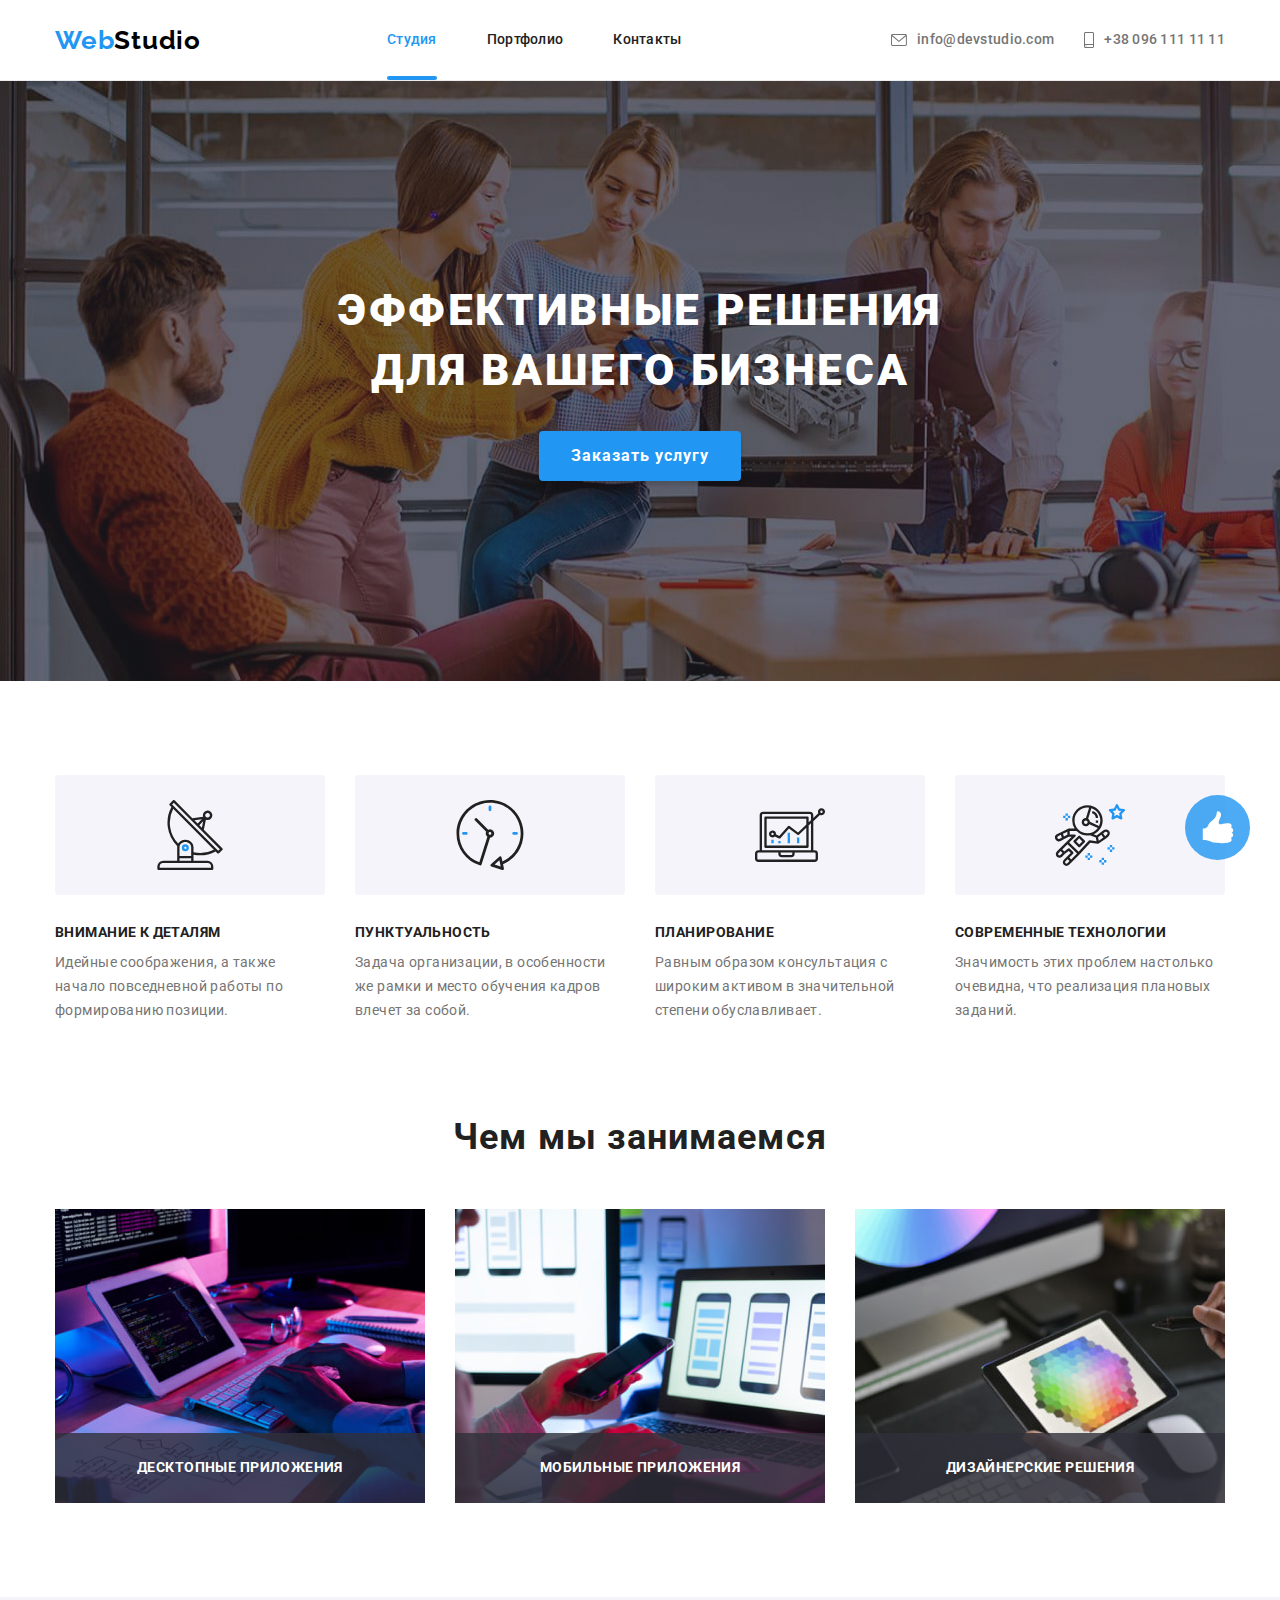
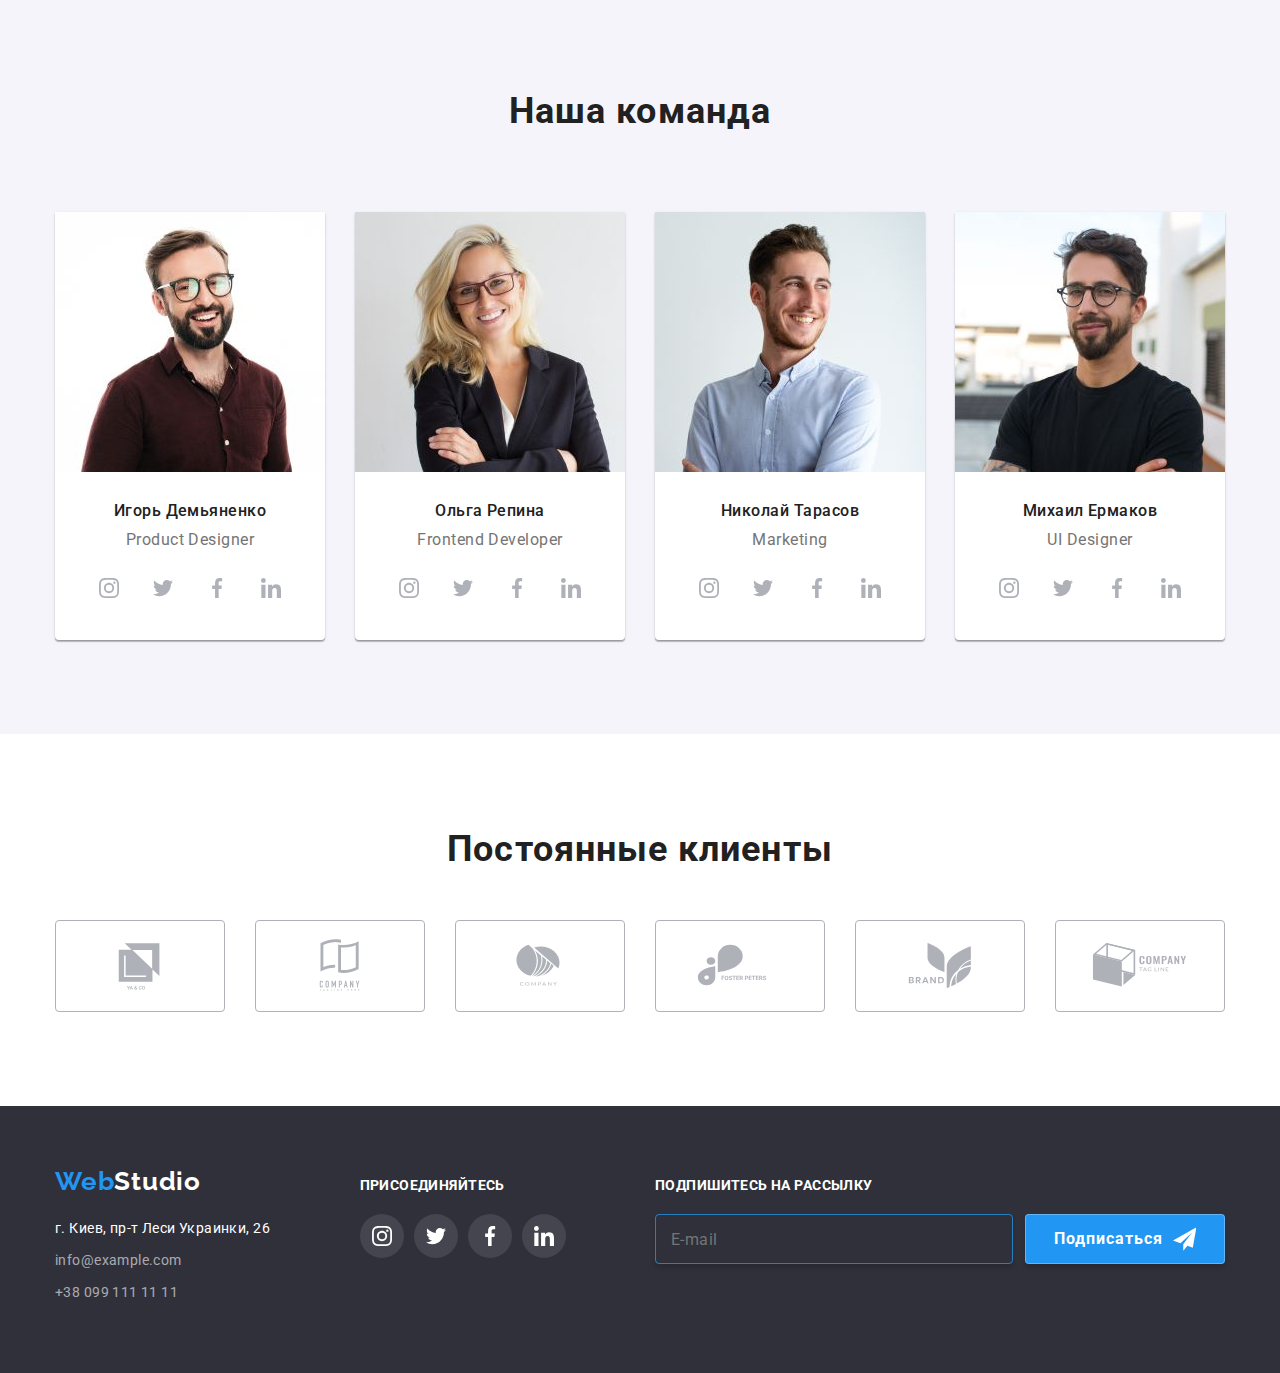
<file: index.html>
<!DOCTYPE html>
<html lang="ru">
  <head>
    <meta charset="UTF-8" />
    <meta http-equiv="X-UA-Compatible" content="IE=edge" />
    <meta name="viewport" content="width=device-width, initial-scale=1.0" />
    <title>Document</title>
    <!-- Project fonts -->
    <link rel="preconnect" href="https://fonts.googleapis.com" />
    <link rel="preconnect" href="https://fonts.gstatic.com" crossorigin />
    <link
      href="https://fonts.googleapis.com/css2?family=Raleway:wght@700&family=Roboto:wght@400;500;700;900&display=swap"
      rel="stylesheet"
    />
    <!-- Normalize -->
    <link
      rel="stylesheet"
      href="https://cdn.jsdelivr.net/npm/modern-normalize@1.1.0/modern-normalize.min.css"
    />
    <!-- Custom styles -->
    <link rel="stylesheet" href="./css/main.min.css" />
  </head>

  <body>
    <!-- Шапка сайта -->
    <header class="header" id="header">
      <div class="container header__container">
        <nav class="header__navigation">
          <a class="logo link" href="index.html" lang="en"
            >Web<span class="header--logo">Studio</span></a
          >
          <button
            class="menu"
            type="button"
            aria-expanded="false"
            aria-controls="header-nav__menu"
            data-menu-button
          >
            <svg class="menu__icon" aria-label="Мобильное меню">
              <use class="menu__icon-close" href="./images/sprite.svg#mob-menu-close"></use>
              <use class="menu__icon-open" href="./images/sprite.svg#mob-menu"></use>
            </svg>
          </button>
          <div class="header-nav__menu" id="header-nav__menu">
            <ul class="header-nav__list list">
              <li class="header-nav__item list">
                <a href="./index.html" class="header-nav__link link active">Студия</a>
              </li>
              <li class="header-nav__item list">
                <a href="./portfolio.html" class="header-nav__link link">Портфолио</a>
              </li>
              <li class="header-nav__item list">
                <a href="#contacts" class="header-nav__link link">Контакты</a>
              </li>
            </ul>
            <div class="header__contacts">
              <ul class="header__contacts-list list">
                <li class="contacts__item">
                  <a
                    class="contacts__link contacts__link--mail link"
                    href="mailto:info@devstudio.com"
                  >
                    <svg class="contacts__icon contacts__icon--mail" width="16px" height="12px">
                      <use href="./images/sprite.svg#envelope"></use></svg
                    >info@devstudio.com</a
                  >
                </li>
                <li class="contacts__item">
                  <a class="contacts__link contacts__link--phone link" href="tel:+380961111111">
                    <svg class="contacts__icon contacts__icon--phone" width="10px" height="16px">
                      <use href="./images/sprite.svg#smartphone"></use></svg
                    >+38 096 111 11 11</a
                  >
                </li>
              </ul>
              <ul class="socials-mobile__list list">
                <li class="socials-mobile__item">
                  <a class="socials-mobile__link link" href="#">Instagram</a>
                </li>
                <li class="socials-mobile__item">
                  <a class="socials-mobile__link link" href="#">Twitter</a>
                </li>
                <li class="socials-mobile__item">
                  <a class="socials-mobile__link link" href="#">Facebook</a>
                </li>
                <li class="socials-mobile__item">
                  <a class="socials-mobile__link link" href="#">LinkedIn</a>
                </li>
              </ul>
            </div>
          </div>
        </nav>
      </div>
    </header>

    <main>
      <!-- Секция герой -->
      <section class="hero">
        <div class="container">
          <h1 class="hero__title">Эффективные решения для вашего бизнеса</h1>
          <div class="backdrop is-hidden" data-modal>
            <div class="modal-wrapper">
              <button class="modal-button" data-modal-close>
                <svg class="close-btn" width="18" height="18">
                  <use href="./images/sprite.svg#close-black"></use>
                </svg>
              </button>

              <form class="form">
                <strong class="form__title">Оставьте свои данные, мы вам перезвоним</strong>
                <!-- name input -->

                <label class="form__label" for="user-name">
                  <span class="form__text">Имя</span>
                  <input
                    type="text"
                    name="user-name"
                    id="user-name"
                    class="form__input user-name"
                    autocomplete="name"
                    autofocus
                    required
                  />
                  <svg class="form__icon" width="12" height="12">
                    <use href="./images/sprite.svg#user"></use>
                  </svg>
                </label>

                <!-- tel input -->
                <label class="form__label" for="user-phone">
                  <span class="form__text">Телефон</span>
                  <input
                    type="text"
                    name="user-phone"
                    id="user-phone"
                    class="form__input"
                    autocomplete="phone"
                    required
                  />
                  <svg class="form__icon" width="13" height="12">
                    <use href="./images/sprite.svg#phone-user"></use>
                  </svg>
                </label>

                <!-- email input -->
                <label class="form__label" for="user-mail">
                  <span class="form__text">Почта</span>
                  <input
                    type="text"
                    name="user-mail"
                    id="user-mail"
                    class="form__input"
                    autocomplete="mail"
                    required
                  />
                  <svg class="form__icon" width="15" height="12">
                    <use href="./images/sprite.svg#mail-user"></use>
                  </svg>
                </label>

                <!-- comment input -->

                <label class="form__textarea" for="user-comment">Коментарий</label>
                <textarea
                  class="form__comment"
                  name="user-comment"
                  id="user-comment"
                  rows="6"
                  placeholder="Введите текст"
                ></textarea>

                <!-- checkbox input -->

                <label class="form__checkbox" for="user-aggrement">
                  <input
                    class="checkbox visually-hidden"
                    type="checkbox"
                    name="user-aggrement"
                    id="user-aggrement"
                    required
                  />
                  <span class="form-custom-checkbox">
                    <svg class="form-custom-checkbox__icon" width="16" height="15">
                      <use href="./images/sprite.svg#checkbox"></use>
                    </svg>
                  </span>
                  <span class="form-custom-checkbox--desc"
                    >Соглашаюсь с рассылкой и принимаю<a href="#" class="checkbox-link"
                      >Условия договора</a
                    ></span
                  >
                </label>

                <button type="submit" class="btn form-btn">Отправить</button>
              </form>
            </div>
          </div>
          <button class="button hero__button" type="button" data-modal-open>Заказать услугу</button>
        </div>
      </section>

      <!-- Секция особенности -->
      <section class="peculiarities section">
        <div class="container">
          <h2 class="peculiarities__title visually-hidden">Особенности</h2>
          <ul class="peculiarities__list list">
            <li class="peculiarities__item list">
              <div class="peculiarities__icons-box">
                <svg class="peculiarities__icons">
                  <use href="./images/sprite.svg#antenna"></use>
                </svg>
              </div>
              <h3 class="peculiarities__subtitle">Внимание к деталям</h3>
              <p class="peculiarities__text">
                Идейные соображения, а также начало повседневной работы по формированию позиции.
              </p>
            </li>
            <li class="peculiarities__item list">
              <div class="peculiarities__icons-box">
                <svg class="peculiarities__icons">
                  <use href="./images/sprite.svg#clock"></use>
                </svg>
              </div>
              <h3 class="peculiarities__subtitle">Пунктуальность</h3>
              <p class="peculiarities__text">
                Задача организации, в особенности же рамки и место обучения кадров влечет за собой.
              </p>
            </li>
            <li class="peculiarities__item list">
              <div class="peculiarities__icons-box">
                <svg class="peculiarities__icons">
                  <use href="./images/sprite.svg#diagram"></use>
                </svg>
              </div>
              <h3 class="peculiarities__subtitle">Планирование</h3>
              <p class="peculiarities__text">
                Равным образом консультация с широким активом в значительной степени обуславливает.
              </p>
            </li>
            <li class="peculiarities__item list">
              <div class="peculiarities__icons-box">
                <svg class="peculiarities__icons">
                  <use href="./images/sprite.svg#astronaut"></use>
                </svg>
              </div>
              <h3 class="peculiarities__subtitle">Современные технологии</h3>
              <p class="peculiarities__text">
                Значимость этих проблем настолько очевидна, что реализация плановых заданий.
              </p>
            </li>
          </ul>
        </div>
      </section>

      <!-- Секция занятость -->
      <section class="work section">
        <div class="container">
          <h2 class="work__title">Чем мы занимаемся</h2>
          <ul class="work__list list">
            <li class="work__item list">
              <p class="work__subtitle">Десктопные приложения</p>
              <img
                src="./images/images-work/box-1.jpg"
                alt="Работа с планшетом"
                width="370"
                height="294"
              />
            </li>
            <li class="work__item list">
              <p class="work__subtitle">Мобильные приложения</p>
              <img
                src="./images/images-work/box-2.jpg"
                alt="Работа с ноутбуком"
                width="370"
                height="294"
              />
            </li>
            <li class="work__item list">
              <p class="work__subtitle">Дизайнерские решения</p>
              <img
                src="./images/images-work/box-3.jpg"
                alt="Работа с телефоном"
                width="370"
                height="294"
              />
            </li>
          </ul>
        </div>
      </section>

      <!-- Секция команда -->
      <section class="team section">
        <div class="container">
          <h2 class="team__title">Наша команда</h2>
          <ul class="team__list list">
            <li class="team__item list">
              <picture>
                <source
                  media="(min-width: 1200px)"
                  srcset="
                    ./images/images-team/team-1_dt.jpg    1x,
                    ./images/images-team/team-1@2x_dt.jpg 2x
                  "
                  type="image/jpeg"
                />
                <source
                  media="(min-width: 768px)"
                  srcset="
                    ./images/images-team/team-1_tb.jpg    1x,
                    ./images/images-team/team-1@2x_tb.jpg 2x
                  "
                  type="image/jpeg"
                />
                <source
                  media="(max-width: 767px)"
                  srcset="
                    ./images/images-team/team-1_mb.jpg    1x,
                    ./images/images-team/team-1@2x_mb.jpg 2x
                  "
                  type="image/jpeg"
                />
                <img
                  src="./images/images-team/team-1_mb.jpg"
                  alt="Демьяненко Игорь"
                  width="450"
                  height="460"
                  loading="lazy"
                />
              </picture>
              <div class="card">
                <h3 class="card__name list">Игорь Демьяненко</h3>
                <p class="card__profession" lang="en">Product Designer</p>
                <ul class="social list">
                  <li class="social__item">
                    <a
                      class="social__link link"
                      href="https://www.instagram.com/"
                      target="_blank"
                      rel="noopener norefferer"
                      aria-label="иконка Instagam"
                    >
                      <svg class="social__icon" width="20" height="20">
                        <use href="./images/sprite.svg#instagram"></use>
                      </svg>
                    </a>
                  </li>
                  <li class="social__item">
                    <a
                      class="social__link link"
                      href="https://www.twitter.com/"
                      target="_blank"
                      rel="noopener norefferer"
                      aria-label="иконка Twitter"
                    >
                      <svg class="social__icon" width="20" height="20">
                        <use href="./images/sprite.svg#twitter"></use>
                      </svg>
                    </a>
                  </li>
                  <li class="social__item">
                    <a
                      class="social__link link"
                      href="https://www.facebook.com/"
                      target="_blank"
                      rel="noopener norefferer"
                      aria-label="иконка Facebook"
                    >
                      <svg class="social__icon" width="20" height="20">
                        <use href="./images/sprite.svg#facebook"></use>
                      </svg>
                    </a>
                  </li>
                  <li class="social__item">
                    <a
                      class="social__link link"
                      href="https://www.linkedin.com/"
                      target="_blank"
                      rel="noopener norefferer"
                      aria-label="иконка Linkedin"
                    >
                      <svg class="social__icon" width="20" height="20">
                        <use href="./images/sprite.svg#linkedin"></use>
                      </svg>
                    </a>
                  </li>
                </ul>
              </div>
            </li>
            <li class="team__item list">
              <picture>
                <source
                  media="(min-width: 1200px)"
                  srcset="
                    ./images/images-team/team-2_dt.jpg    1x,
                    ./images/images-team/team-2@2x_dt.jpg 2x
                  "
                  type="image/jpeg"
                />
                <source
                  media="(min-width: 768px)"
                  srcset="
                    ./images/images-team/team-2_tb.jpg    1x,
                    ./images/images-team/team-2@2x_tb.jpg 2x
                  "
                  type="image/jpeg"
                />
                <source
                  media="(max-width: 767px)"
                  srcset="
                    ./images/images-team/team-2_mb.jpg    1x,
                    ./images/images-team/team-2@2x_mb.jpg 2x
                  "
                  type="image/jpeg"
                />
                <img
                  src="./images/images-team/team-2_mb.jpg"
                  alt="Репина ОЛьга"
                  width="450"
                  height="460"
                  loading="lazy"
                />
              </picture>
              <div class="card">
                <h3 class="card__name">Ольга Репина</h3>
                <p class="card__profession" lang="en">Frontend Developer</p>
                <ul class="social list">
                  <li class="social__item">
                    <a
                      class="social__link link"
                      href="https://www.instagram.com/"
                      target="_blank"
                      rel="noopener norefferer"
                      aria-label="иконка Instagam"
                    >
                      <svg class="social__icon" width="20" height="20">
                        <use href="./images/sprite.svg#instagram"></use>
                      </svg>
                    </a>
                  </li>
                  <li class="social__item">
                    <a
                      class="social__link link"
                      href="https://www.twitter.com/"
                      target="_blank"
                      rel="noopener norefferer"
                      aria-label="иконка Twitter"
                    >
                      <svg class="social__icon" width="20" height="20">
                        <use href="./images/sprite.svg#twitter"></use>
                      </svg>
                    </a>
                  </li>
                  <li class="social__item">
                    <a
                      class="social__link link"
                      href="https://www.facebook.com/"
                      target="_blank"
                      rel="noopener norefferer"
                      aria-label="иконка Facebook"
                    >
                      <svg class="social__icon" width="20" height="20">
                        <use href="./images/sprite.svg#facebook"></use>
                      </svg>
                    </a>
                  </li>
                  <li class="social__item">
                    <a
                      class="social__link link"
                      href="https://www.linkedin.com/"
                      target="_blank"
                      rel="noopener norefferer"
                      aria-label="иконка Linkedin"
                    >
                      <svg class="social__icon" width="20" height="20">
                        <use href="./images/sprite.svg#linkedin"></use>
                      </svg>
                    </a>
                  </li>
                </ul>
              </div>
            </li>
            <li class="team__item list">
              <picture>
                <source
                  media="(min-width: 1200px)"
                  srcset="
                    ./images/images-team/team-3_dt.jpg    1x,
                    ./images/images-team/team-3@2x_dt.jpg 2x
                  "
                  type="image/jpeg"
                />
                <source
                  media="(min-width: 768px)"
                  srcset="
                    ./images/images-team/team-3_tb.jpg    1x,
                    ./images/images-team/team-3@2x_tb.jpg 2x
                  "
                  type="image/jpeg"
                />
                <source
                  media="(max-width: 767px)"
                  srcset="
                    ./images/images-team/team-3_mb.jpg    1x,
                    ./images/images-team/team-3@2x_mb.jpg 2x
                  "
                  type="image/jpeg"
                />
                <img
                  src="./images/images-team/team-3_mb.jpg"
                  alt="Тарасов Николай"
                  width="450"
                  height="460"
                  loading="lazy"
                />
              </picture>
              <div class="card">
                <h3 class="card__name list">Николай Тарасов</h3>
                <p class="card__profession" lang="en">Marketing</p>
                <ul class="social list">
                  <li class="social__item">
                    <a
                      class="social__link link"
                      href="https://www.instagram.com/"
                      target="_blank"
                      rel="noopener norefferer"
                      aria-label="иконка Instagam"
                    >
                      <svg class="social__icon" width="20" height="20">
                        <use href="./images/sprite.svg#instagram"></use>
                      </svg>
                    </a>
                  </li>
                  <li class="social__item">
                    <a
                      class="social__link link"
                      href="https://www.twitter.com/"
                      target="_blank"
                      rel="noopener norefferer"
                      aria-label="иконка Twitter"
                    >
                      <svg class="social__icon" width="20" height="20">
                        <use href="./images/sprite.svg#twitter"></use>
                      </svg>
                    </a>
                  </li>
                  <li class="social__item">
                    <a
                      class="social__link link"
                      href="https://www.facebook.com/"
                      target="_blank"
                      rel="noopener norefferer"
                      aria-label="иконка Facebook"
                    >
                      <svg class="social__icon" width="20" height="20">
                        <use href="./images/sprite.svg#facebook"></use>
                      </svg>
                    </a>
                  </li>
                  <li class="social__item">
                    <a
                      class="social__link link"
                      href="https://www.linkedin.com/"
                      target="_blank"
                      rel="noopener norefferer"
                      aria-label="иконка Linkedin"
                    >
                      <svg class="social__icon" width="20" height="20">
                        <use href="./images/sprite.svg#linkedin"></use>
                      </svg>
                    </a>
                  </li>
                </ul>
              </div>
            </li>
            <li class="team__item list">
              <picture>
                <source
                  media="(min-width: 1200px)"
                  srcset="
                    ./images/images-team/team-4_dt.jpg    1x,
                    ./images/images-team/team-4@2x_dt.jpg 2x
                  "
                  type="image/jpeg"
                />
                <source
                  media="(min-width: 768px)"
                  srcset="
                    ./images/images-team/team-4_tb.jpg    1x,
                    ./images/images-team/team-4@2x_tb.jpg 2x
                  "
                  type="image/jpeg"
                />
                <source
                  media="(max-width: 767px)"
                  srcset="
                    ./images/images-team/team-4_mb.jpg    1x,
                    ./images/images-team/team-4@2x_mb.jpg 2x
                  "
                  type="image/jpeg"
                />
                <img
                  src="./images/images-team/team-4_mb.jpg"
                  alt="Ермаков Михаил"
                  width="450"
                  height="460"
                  loading="lazy"
                />
              </picture>
              <div class="card">
                <h3 class="card__name">Михаил Ермаков</h3>
                <p class="card__profession" lang="en">UI Designer</p>
                <ul class="social list">
                  <li class="social__item">
                    <a
                      class="social__link link"
                      href="https://www.instagram.com/"
                      target="_blank"
                      rel="noopener norefferer"
                      aria-label="иконка Instagam"
                    >
                      <svg class="social__icon" width="20" height="20">
                        <use href="./images/sprite.svg#instagram"></use>
                      </svg>
                    </a>
                  </li>
                  <li class="social__item">
                    <a
                      class="social__link link"
                      href="https://www.twitter.com/"
                      target="_blank"
                      rel="noopener norefferer"
                      aria-label="иконка Twitter"
                    >
                      <svg class="social__icon" width="20" height="20">
                        <use href="./images/sprite.svg#twitter"></use>
                      </svg>
                    </a>
                  </li>
                  <li class="social__item">
                    <a
                      class="social__link link"
                      href="https://www.facebook.com/"
                      target="_blank"
                      rel="noopener norefferer"
                      aria-label="иконка Facebook"
                    >
                      <svg class="social__icon" width="20" height="20">
                        <use href="./images/sprite.svg#facebook"></use>
                      </svg>
                    </a>
                  </li>
                  <li class="social__item">
                    <a
                      class="social__link link"
                      href="https://www.linkedin.com/"
                      target="_blank"
                      rel="noopener norefferer"
                      aria-label="иконка Linkedin"
                    >
                      <svg class="social__icon" width="20" height="20">
                        <use href="./images/sprite.svg#linkedin"></use>
                      </svg>
                    </a>
                  </li>
                </ul>
              </div>
            </li>
          </ul>
        </div>
      </section>

      <!--Секция клиенты -->
      <section class="clients section">
        <div class="clients-container container">
          <h2 class="clients-container__title title">Постоянные клиенты</h2>
          <ul class="clients-container__list list">
            <li class="clients-container__item">
              <a class="clients-container__link link" href="#">
                <svg class="clients-container__icon">
                  <use href="./images/sprite.svg#client-1"></use>
                </svg>
              </a>
            </li>
            <li class="clients-container__item">
              <a class="clients-container__link link" href="#">
                <svg class="clients-container__icon">
                  <use href="./images/sprite.svg#client-2"></use>
                </svg>
              </a>
            </li>
            <li class="clients-container__item">
              <a class="clients-container__link link" href="#">
                <svg class="clients-container__icon">
                  <use href="./images/sprite.svg#client-3"></use>
                </svg>
              </a>
            </li>
            <li class="clients-container__item">
              <a class="clients-container__link link" href="#">
                <svg class="clients-container__icon">
                  <use href="./images/sprite.svg#client-4"></use>
                </svg>
              </a>
            </li>
            <li class="clients-container__item">
              <a class="clients-container__link link" href="#">
                <svg class="clients-container__icon">
                  <use href="./images/sprite.svg#client-5"></use>
                </svg>
              </a>
            </li>
            <li class="clients-container__item">
              <a class="clients-container__link link" href="#">
                <svg class="clients-container__icon">
                  <use href="./images/sprite.svg#client-6"></use>
                </svg>
              </a>
            </li>
          </ul>
        </div>
      </section>
    </main>

    <!-- Футер -->
    <footer class="footer section" id="contacts">
      <div class="container footer-container">
        <div class="address">
          <a class="footer-container__logo" href="index.html" lang="en"
            >Web<span class="footer-container__logo-down">Studio</span></a
          >
          <address class="adress-footer">
            <ul class="address__list list">
              <li class="address__item list">
                <a
                  class="adress__link link"
                  href="https://goo.gl/maps/iHPk22q8Q6fAZVJF9"
                  target="_blank"
                  rel="noopenen noreferrer"
                  ><span class="address__text">г. Киев, пр-т Леси Украинки, 26</span></a
                >
              </li>
              <li class="address__item">
                <a class="adress__link link" href="mailto:info@example.com">info@example.com</a>
              </li>
              <li class="address__item">
                <a class="adress__link link" href="tel:+380991111111">+38 099 111 11 11</a>
              </li>
            </ul>
          </address>
        </div>
        <div class="join">
          <p class="join__subtitle">Присоединяйтесь</p>
          <ul class="join__list list">
            <li class="join__item">
              <a class="join__link link" href="https://www.instagram.com/" target="_blank">
                <svg class="join__icon">
                  <use href="./images/sprite.svg#instagram"></use>
                </svg>
              </a>
            </li>
            <li class="join__item">
              <a class="join__link link" href="https://www.twitter.com/" target="_blank">
                <svg class="join__icon">
                  <use href="./images/sprite.svg#twitter"></use>
                </svg>
              </a>
            </li>
            <li class="join__item">
              <a class="join__link link" href="https://www.facebook.com/" target="_blank">
                <svg class="join__icon">
                  <use href="./images/sprite.svg#facebook"></use>
                </svg>
              </a>
            </li>
            <li class="join__item">
              <a class="join__link link" href="https://www.linkedin.com/" target="_blank">
                <svg class="join__icon">
                  <use href="./images/sprite.svg#linkedin"></use>
                </svg>
              </a>
            </li>
          </ul>
        </div>
        <div class="newsletter">
          <p class="newsletter__subtitle">Подпишитесь на рассылку</p>
          <form class="newsletter__form">
            <label class="newsletter__label" for="email">
              <input
                class="newsletter__input"
                type="email"
                id="email"
                name="newsletter"
                placeholder="E-mail"
              />
            </label>
            <button class="newsletter__btn" type="button">
              <span class="newsletter__text">Подписаться</span>
              <svg class="newsletter__icon">
                <use href="./images/sprite.svg#newsletter"></use>
              </svg>
            </button>
          </form>
        </div>
      </div>
    </footer>

    <a class="scroll-top" href="#header">
      <svg class="arrow-top" width="40" height="40">
        <use href="./images/sprite.svg#scroll"></use>
      </svg>
    </a>

    <script src="./js/modal.js"></script>
    <script src="./js/mob-menu.js"></script>
    <script src="./js/scroll.js"></script>
    <script src="https://unpkg.com/aos@2.3.1/dist/aos.js"></script>
  </body>
</html>
</file>
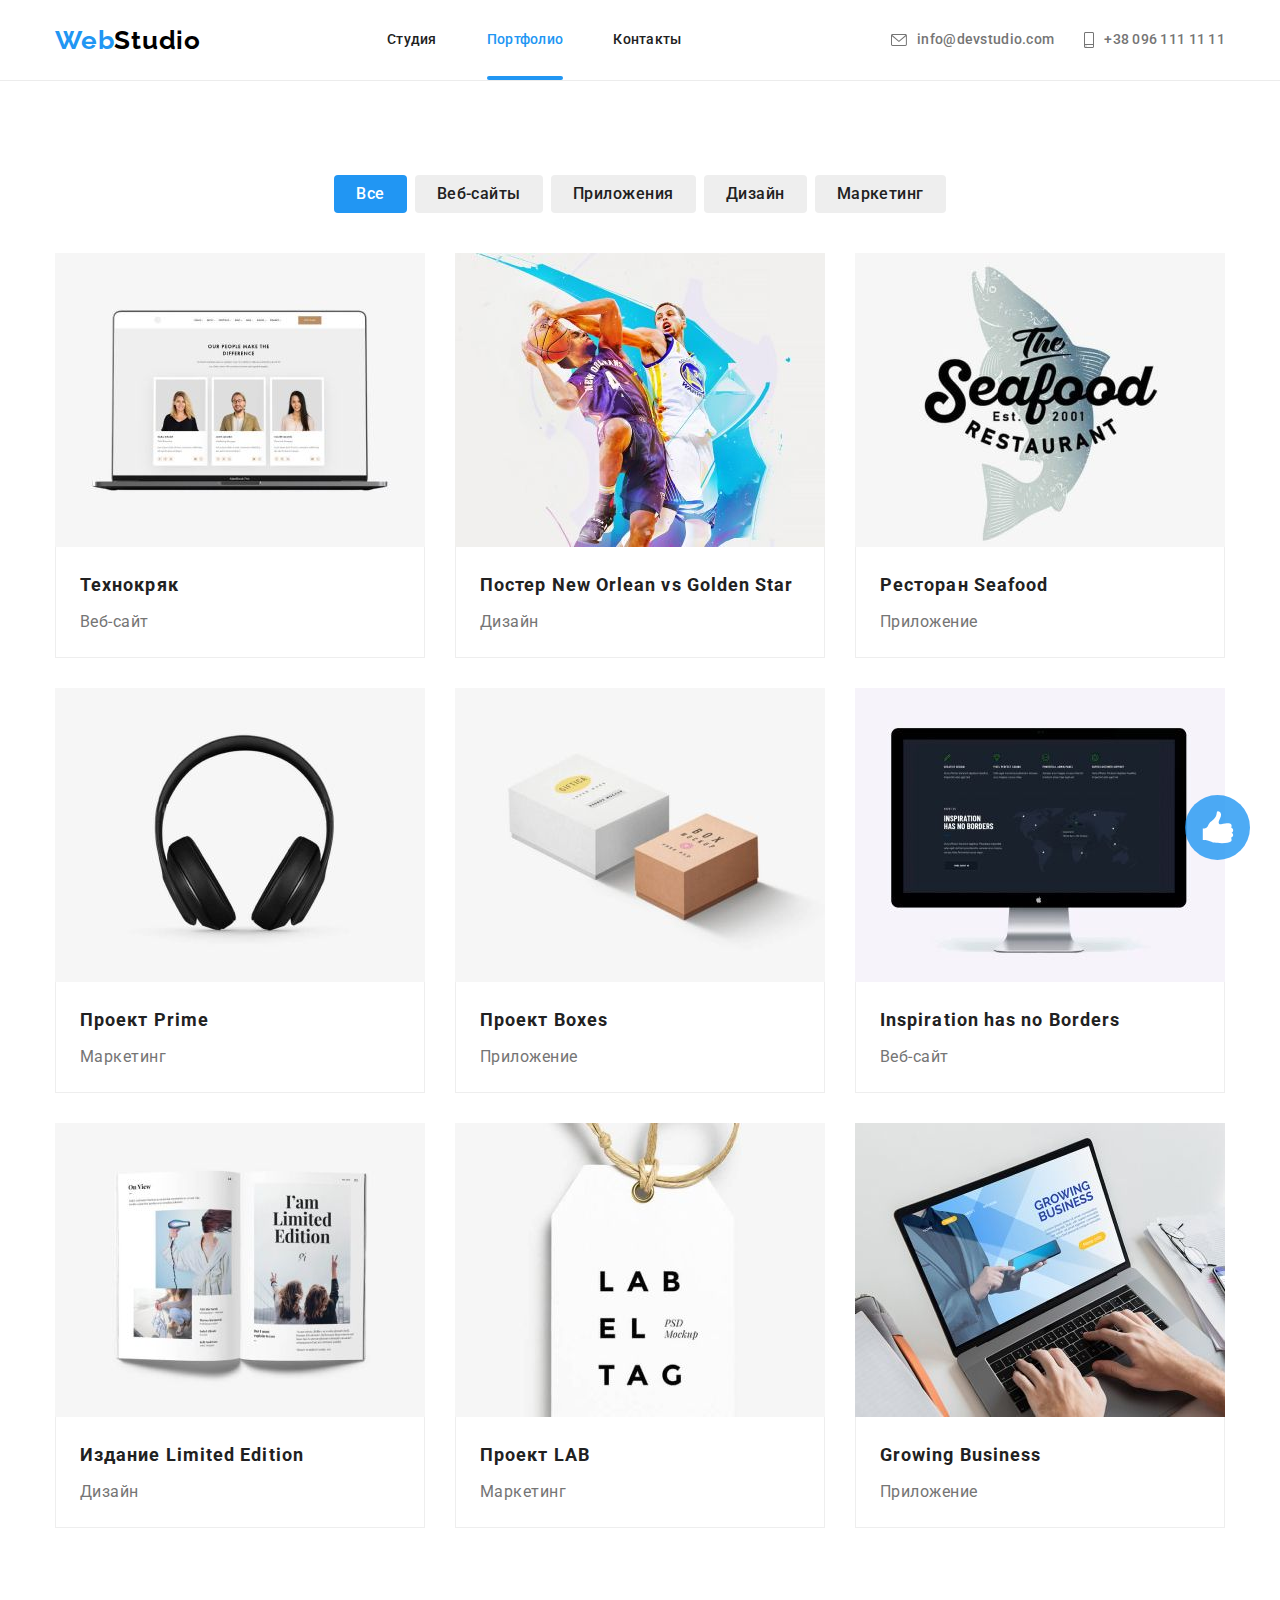
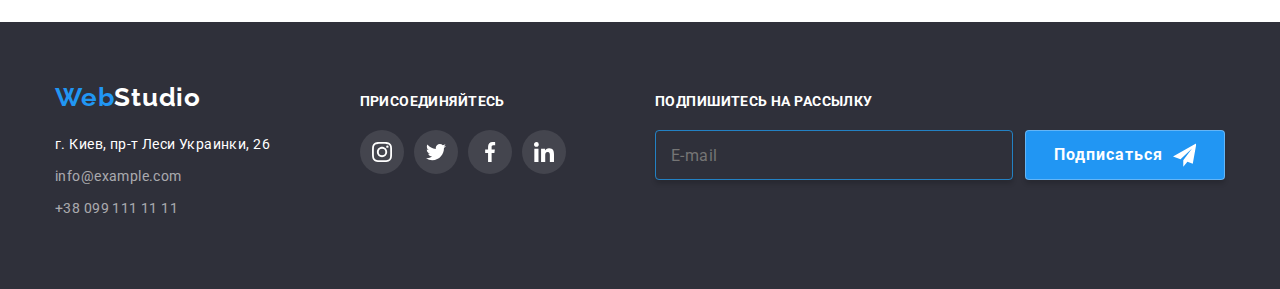
<file: portfolio.html>
<!DOCTYPE html>
<html lang="en">
  <head>
    <meta charset="UTF-8" />
    <meta http-equiv="X-UA-Compatible" content="IE=edge" />
    <meta name="viewport" content="width=device-width, initial-scale=1.0" />
    <title>Document</title>
    <!-- Project fonts -->
    <link rel="preconnect" href="https://fonts.googleapis.com" />
    <link rel="preconnect" href="https://fonts.gstatic.com" crossorigin />
    <link
      href="https://fonts.googleapis.com/css2?family=Raleway:wght@700&family=Roboto:wght@400;500;700;900&display=swap"
      rel="stylesheet"
    />
    <!--Normalize -->
    <link
      rel="stylesheet"
      href="https://cdn.jsdelivr.net/npm/modern-normalize@1.1.0/modern-normalize.min.css"
    />
    <!-- Custom styles -->
    <link rel="stylesheet" href="./css/main.min.css" />
  </head>

  <body>
    <!-- Шапка сайта -->
    <header class="header" id="header">
      <div class="container header__container">
        <nav class="header__navigation">
          <a class="logo link" href="index.html" lang="en"
            >Web<span class="header--logo">Studio</span></a
          >
          <button
            class="menu"
            type="button"
            aria-expanded="false"
            aria-controls="header-nav__menu"
            data-menu-button
          >
            <svg class="menu__icon" aria-label="Мобильное меню">
              <use class="menu__icon-close" href="./images/sprite.svg#mob-menu-close"></use>
              <use class="menu__icon-open" href="./images/sprite.svg#mob-menu"></use>
            </svg>
          </button>
          <div class="header-nav__menu" id="header-nav__menu">
            <ul class="header-nav__list list">
              <li class="header-nav__item list">
                <a href="./index.html" class="header-nav__link link">Студия</a>
              </li>
              <li class="header-nav__item list">
                <a href="./portfolio.html" class="header-nav__link link active">Портфолио</a>
              </li>
              <li class="header-nav__item list">
                <a href="#contacts" class="header-nav__link link">Контакты</a>
              </li>
            </ul>
            <div class="header__contacts">
              <ul class="header__contacts-list list">
                <li class="contacts__item">
                  <a
                    class="contacts__link contacts__link--mail link"
                    href="mailto:info@devstudio.com"
                  >
                    <svg class="contacts__icon contacts__icon--mail" width="16px" height="12px">
                      <use href="./images/sprite.svg#envelope"></use></svg
                    >info@devstudio.com</a
                  >
                </li>
                <li class="contacts__item">
                  <a class="contacts__link contacts__link--phone link" href="tel:+380961111111">
                    <svg class="contacts__icon contacts__icon--phone" width="10px" height="16px">
                      <use href="./images/sprite.svg#smartphone"></use></svg
                    >+38 096 111 11 11</a
                  >
                </li>
              </ul>
              <ul class="socials-mobile__list list">
                <li class="socials-mobile__item">
                  <a class="socials-mobile__link link" href="#">Instagram</a>
                </li>
                <li class="socials-mobile__item">
                  <a class="socials-mobile__link link" href="#">Twitter</a>
                </li>
                <li class="socials-mobile__item">
                  <a class="socials-mobile__link link" href="#">Facebook</a>
                </li>
                <li class="socials-mobile__item">
                  <a class="socials-mobile__link link" href="#">LinkedIn</a>
                </li>
              </ul>
            </div>
          </div>
        </nav>
      </div>
    </header>

    <!-- Портфолио -->
    <main>
      <section class="portfolio section">
        <div class="container portfolio__container">
          <h1 class="visually-hidden">Портфолио</h1>
          <ul class="navigation list">
            <li class="navigation__item">
              <button class="navigation__button navigation__button-active" type="button">
                Все
              </button>
            </li>
            <li class="navigation__item">
              <button class="navigation__button" type="button">Веб-сайты</button>
            </li>
            <li class="navigation__item">
              <button class="navigation__button" type="button">Приложения</button>
            </li>
            <li class="navigation__item">
              <button class="navigation__button" type="button">Дизайн</button>
            </li>
            <li class="navigation__item">
              <button class="navigation__button" type="button">Маркетинг</button>
            </li>
          </ul>
          <ul class="project list">
            <li class="project__item">
              <a class="project__link link" href="#">
                <div class="project__box">
                  <picture>
                    <source
                      media="(min-width: 1200px)"
                      srcset="
                        ./images/images-portfolio/portfolio-1_dt.jpg    1x,
                        ./images/images-portfolio/portfolio-1@2x_dt.jpg 2x
                      "
                      type="image/jpeg"
                    />
                    <source
                      media="(min-width: 768px)"
                      srcset="
                        ./images/images-portfolio/portfolio-1_tb.jpg    1x,
                        ./images/images-portfolio/portfolio-1@2x_tb.jpg 2x
                      "
                      type="image/jpeg"
                    />
                    <source
                      media="(max-width: 767px)"
                      srcset="
                        ./images/images-portfolio/portfolio-1_mb.jpg    1x,
                        ./images/images-portfolio/portfolio-1@2x_mb.jpg 2x
                      "
                      type="image/jpeg"
                    />
                    <img
                      src="./images/images-portfolio/portfolio-1_mb.jpg"
                      alt="Ноутбук"
                      width="450"
                      height="294"
                      loading="lazy"
                    />
                  </picture>
                  <div class="project__overlay">
                    <p class="project__text">
                      Ресурс предлагает комплексные предложения с разным уровнем функционала и
                      сервисов. Все это позволит посетителю получить исчерпывающие сведения о
                      компании или частном лице.
                    </p>
                  </div>
                </div>
                <div class="project__description">
                  <h2 class="project__title">Технокряк</h2>
                  <p class="list">Веб-сайт</p>
                </div>
              </a>
            </li>
            <li class="project__item">
              <a class="project__link link" href="#">
                <div class="project__box">
                  <picture>
                    <source
                      media="(min-width: 1200px)"
                      srcset="
                        ./images/images-portfolio/portfolio-2_dt.jpg    1x,
                        ./images/images-portfolio/portfolio-2@2x_dt.jpg 2x
                      "
                      type="image/jpeg"
                    />
                    <source
                      media="(min-width: 768px)"
                      srcset="
                        ./images/images-portfolio/portfolio-2_tb.jpg    1x,
                        ./images/images-portfolio/portfolio-2@2x_tb.jpg 2x
                      "
                      type="image/jpeg"
                    />
                    <source
                      media="(max-width: 767px)"
                      srcset="
                        ./images/images-portfolio/portfolio-2_mb.jpg    1x,
                        ./images/images-portfolio/portfolio-2@2x_mb.jpg 2x
                      "
                      type="image/jpeg"
                    />
                    <img
                      src="./images/images-portfolio/portfolio-2_mb.jpg"
                      alt="Баскетбол"
                      width="450"
                      height="294"
                      loading="lazy"
                    />
                  </picture>
                  <div class="project__overlay">
                    <p class="project__text">
                      Ресурс предлагает комплексные предложения с разным уровнем функционала и
                      сервисов. Все это позволит посетителю получить исчерпывающие сведения о
                      компании или частном лице.
                    </p>
                  </div>
                </div>
                <div class="project__description">
                  <h2 class="project__title">Постер New Orlean vs Golden Star</h2>
                  <p class="list">Дизайн</p>
                </div></a
              >
            </li>
            <li class="project__item">
              <a class="project__link link" href="#">
                <div class="project__box">
                  <picture>
                    <source
                      media="(min-width: 1200px)"
                      srcset="
                        ./images/images-portfolio/portfolio-3_dt.jpg    1x,
                        ./images/images-portfolio/portfolio-3@2x_dt.jpg 2x
                      "
                      type="image/jpeg"
                    />
                    <source
                      media="(min-width: 768px)"
                      srcset="
                        ./images/images-portfolio/portfolio-3_tb.jpg    1x,
                        ./images/images-portfolio/portfolio-3@2x_tb.jpg 2x
                      "
                      type="image/jpeg"
                    />
                    <source
                      media="(max-width: 767px)"
                      srcset="
                        ./images/images-portfolio/portfolio-3_mb.jpg    1x,
                        ./images/images-portfolio/portfolio-3@2x_mb.jpg 2x
                      "
                      type="image/jpeg"
                    />
                    <img
                      src="./images/images-portfolio/portfolio-3_mb.jpg"
                      alt="Рыбный ресторан"
                      width="450"
                      height="294"
                      loading="lazy"
                    />
                  </picture>
                  <div class="project__overlay">
                    <p class="project__text">
                      Ресурс предлагает комплексные предложения с разным уровнем функционала и
                      сервисов. Все это позволит посетителю получить исчерпывающие сведения о
                      компании или частном лице.
                    </p>
                  </div>
                </div>
                <div class="project__description">
                  <h2 class="project__title">Ресторан Seafood</h2>
                  <p class="list">Приложение</p>
                </div>
              </a>
            </li>
            <li class="project__item">
              <a class="project__link link" href="#">
                <div class="project__box">
                  <picture>
                    <source
                      media="(min-width: 1200px)"
                      srcset="
                        ./images/images-portfolio/portfolio-4_dt.jpg    1x,
                        ./images/images-portfolio/portfolio-4@2x_dt.jpg 2x
                      "
                      type="image/jpeg"
                    />
                    <source
                      media="(min-width: 768px)"
                      srcset="
                        ./images/images-portfolio/portfolio-4_tb.jpg    1x,
                        ./images/images-portfolio/portfolio-4@2x_tb.jpg 2x
                      "
                      type="image/jpeg"
                    />
                    <source
                      media="(max-width: 767px)"
                      srcset="
                        ./images/images-portfolio/portfolio-4_mb.jpg    1x,
                        ./images/images-portfolio/portfolio-4@2x_mb.jpg 2x
                      "
                      type="image/jpeg"
                    />
                    <img
                      src="./images/images-portfolio/portfolio-4_mb.jpg"
                      alt="Наушники"
                      width="450"
                      height="294"
                      loading="lazy"
                    />
                  </picture>
                  <div class="project__overlay">
                    <p class="project__text">
                      Ресурс предлагает комплексные предложения с разным уровнем функционала и
                      сервисов. Все это позволит посетителю получить исчерпывающие сведения о
                      компании или частном лице.
                    </p>
                  </div>
                </div>
                <div class="project__description">
                  <h2 class="project__title">Проект Prime</h2>
                  <p class="list">Маркетинг</p>
                </div></a
              >
            </li>
            <li class="project__item">
              <a class="project__link link" href="#">
                <div class="project__box">
                  <picture>
                    <source
                      media="(min-width: 1200px)"
                      srcset="
                        ./images/images-portfolio/portfolio-5_dt.jpg    1x,
                        ./images/images-portfolio/portfolio-5@2x_dt.jpg 2x
                      "
                      type="image/jpeg"
                    />
                    <source
                      media="(min-width: 768px)"
                      srcset="
                        ./images/images-portfolio/portfolio-5_tb.jpg    1x,
                        ./images/images-portfolio/portfolio-5@2x_tb.jpg 2x
                      "
                      type="image/jpeg"
                    />
                    <source
                      media="(max-width: 767px)"
                      srcset="
                        ./images/images-portfolio/portfolio-5_mb.jpg    1x,
                        ./images/images-portfolio/portfolio-5@2x_mb.jpg 2x
                      "
                      type="image/jpeg"
                    />
                    <img
                      src="./images/images-portfolio/portfolio-5_mb.jpg"
                      alt="Коробки"
                      width="450"
                      height="294"
                      loading="lazy"
                    />
                  </picture>
                  <div class="project__overlay">
                    <p class="project__text">
                      Ресурс предлагает комплексные предложения с разным уровнем функционала и
                      сервисов. Все это позволит посетителю получить исчерпывающие сведения о
                      компании или частном лице.
                    </p>
                  </div>
                </div>
                <div class="project__description">
                  <h2 class="project__title">Проект Boxes</h2>
                  <p class="list">Приложение</p>
                </div></a
              >
            </li>
            <li class="project__item">
              <a class="project__link link" href="#">
                <div class="project__box">
                  <picture>
                    <source
                      media="(min-width: 1200px)"
                      srcset="
                        ./images/images-portfolio/portfolio-6_dt.jpg    1x,
                        ./images/images-portfolio/portfolio-6@2x_dt.jpg 2x
                      "
                      type="image/jpeg"
                    />
                    <source
                      media="(min-width: 768px)"
                      srcset="
                        ./images/images-portfolio/portfolio-6_tb.jpg    1x,
                        ./images/images-portfolio/portfolio-6@2x_tb.jpg 2x
                      "
                      type="image/jpeg"
                    />
                    <source
                      media="(max-width: 767px)"
                      srcset="
                        ./images/images-portfolio/portfolio-6_mb.jpg    1x,
                        ./images/images-portfolio/portfolio-6@2x_mb.jpg 2x
                      "
                      type="image/jpeg"
                    />
                    <img
                      src="./images/images-portfolio/portfolio-6_mb.jpg"
                      alt="Монитор"
                      width="450"
                      height="294"
                      loading="lazy"
                    />
                  </picture>
                  <div class="project__overlay">
                    <p class="project__text">
                      Ресурс предлагает комплексные предложения с разным уровнем функционала и
                      сервисов. Все это позволит посетителю получить исчерпывающие сведения о
                      компании или частном лице.
                    </p>
                  </div>
                </div>
                <div class="project__description">
                  <h2 class="project__title">Inspiration has no Borders</h2>
                  <p class="list">Веб-сайт</p>
                </div>
              </a>
            </li>
            <li class="project__item">
              <a class="project__link link" href="#">
                <div class="project__box">
                  <picture>
                    <source
                      media="(min-width: 1200px)"
                      srcset="
                        ./images/images-portfolio/portfolio-7_dt.jpg    1x,
                        ./images/images-portfolio/portfolio-7@2x_dt.jpg 2x
                      "
                      type="image/jpeg"
                    />
                    <source
                      media="(min-width: 768px)"
                      srcset="
                        ./images/images-portfolio/portfolio-7_tb.jpg    1x,
                        ./images/images-portfolio/portfolio-7@2x_tb.jpg 2x
                      "
                      type="image/jpeg"
                    />
                    <source
                      media="(max-width: 767px)"
                      srcset="
                        ./images/images-portfolio/portfolio-7_mb.jpg    1x,
                        ./images/images-portfolio/portfolio-7@2x_mb.jpg 2x
                      "
                      type="image/jpeg"
                    />
                    <img
                      src="./images/images-portfolio/portfolio-7_mb.jpg"
                      alt="Журнал"
                      width="450"
                      height="294"
                      loading="lazy"
                    />
                  </picture>
                  <div class="project__overlay">
                    <p class="project__text">
                      Ресурс предлагает комплексные предложения с разным уровнем функционала и
                      сервисов. Все это позволит посетителю получить исчерпывающие сведения о
                      компании или частном лице.
                    </p>
                  </div>
                </div>
                <div class="project__description">
                  <h2 class="project__title">Издание Limited Edition</h2>
                  <p class="list">Дизайн</p>
                </div></a
              >
            </li>
            <li class="project__item">
              <a class="project__link link" href="#">
                <div class="project__box">
                  <picture>
                    <source
                      media="(min-width: 1200px)"
                      srcset="
                        ./images/images-portfolio/portfolio-8_dt.jpg    1x,
                        ./images/images-portfolio/portfolio-8@2x_dt.jpg 2x
                      "
                      type="image/jpeg"
                    />
                    <source
                      media="(min-width: 768px)"
                      srcset="
                        ./images/images-portfolio/portfolio-8_tb.jpg    1x,
                        ./images/images-portfolio/portfolio-8@2x_tb.jpg 2x
                      "
                      type="image/jpeg"
                    />
                    <source
                      media="(max-width: 767px)"
                      srcset="
                        ./images/images-portfolio/portfolio-8_mb.jpg    1x,
                        ./images/images-portfolio/portfolio-8@2x_mb.jpg 2x
                      "
                      type="image/jpeg"
                    />
                    <img
                      src="./images/images-portfolio/portfolio-8_mb.jpg"
                      alt="Бирка"
                      width="450"
                      height="294"
                      loading="lazy"
                    />
                  </picture>
                  <div class="project__overlay">
                    <p class="project__text">
                      Ресурс предлагает комплексные предложения с разным уровнем функционала и
                      сервисов. Все это позволит посетителю получить исчерпывающие сведения о
                      компании или частном лице.
                    </p>
                  </div>
                </div>
                <div class="project__description">
                  <h2 class="project__title">Проект LAB</h2>
                  <p class="list">Маркетинг</p>
                </div>
              </a>
            </li>
            <li class="project__item">
              <a class="project__link link" href="#">
                <div class="project__box">
                  <picture>
                    <source
                      media="(min-width: 1200px)"
                      srcset="
                        ./images/images-portfolio/portfolio-9_dt.jpg    1x,
                        ./images/images-portfolio/portfolio-9@2x_dt.jpg 2x
                      "
                      type="image/jpeg"
                    />
                    <source
                      media="(min-width: 768px)"
                      srcset="
                        ./images/images-portfolio/portfolio-9_tb.jpg    1x,
                        ./images/images-portfolio/portfolio-9@2x_tb.jpg 2x
                      "
                      type="image/jpeg"
                    />
                    <source
                      media="(max-width: 767px)"
                      srcset="
                        ./images/images-portfolio/portfolio-9_mb.jpg    1x,
                        ./images/images-portfolio/portfolio-9@2x_mb.jpg 2x
                      "
                      type="image/jpeg"
                    />
                    <img
                      src="./images/images-portfolio/portfolio-9_mb.jpg"
                      alt="Работа с ноутбуком"
                      width="450"
                      height="294"
                      loading="lazy"
                    />
                  </picture>
                  <div class="project__overlay">
                    <p class="project__text">
                      Ресурс предлагает комплексные предложения с разным уровнем функционала и
                      сервисов. Все это позволит посетителю получить исчерпывающие сведения о
                      компании или частном лице.
                    </p>
                  </div>
                </div>
                <div class="project__description">
                  <h2 class="project__title">Growing Business</h2>
                  <p class="list">Приложение</p>
                </div></a
              >
            </li>
          </ul>
        </div>
      </section>
    </main>

    <!-- Футер -->
    <footer class="footer section" id="contacts">
      <div class="container footer-container">
        <div class="address">
          <a class="footer-container__logo" href="index.html" lang="en"
            >Web<span class="footer-container__logo-down">Studio</span></a
          >
          <address class="adress-footer">
            <ul class="address__list list">
              <li class="address__item list">
                <a
                  class="adress__link link"
                  href="https://goo.gl/maps/iHPk22q8Q6fAZVJF9"
                  target="_blank"
                  rel="noopenen noreferrer"
                  ><span class="address__text">г. Киев, пр-т Леси Украинки, 26</span></a
                >
              </li>
              <li class="address__item">
                <a class="adress__link link" href="mailto:info@example.com">info@example.com</a>
              </li>
              <li class="address__item">
                <a class="adress__link link" href="tel:+380991111111">+38 099 111 11 11</a>
              </li>
            </ul>
          </address>
        </div>
        <div class="join">
          <p class="join__subtitle">Присоединяйтесь</p>
          <ul class="join__list list">
            <li class="join__item">
              <a class="join__link link" href="https://www.instagram.com/" target="_blank">
                <svg class="join__icon">
                  <use href="./images/sprite.svg#instagram"></use>
                </svg>
              </a>
            </li>
            <li class="join__item">
              <a class="join__link link" href="https://www.twitter.com/" target="_blank">
                <svg class="join__icon">
                  <use href="./images/sprite.svg#twitter"></use>
                </svg>
              </a>
            </li>
            <li class="join__item">
              <a class="join__link link" href="https://www.facebook.com/" target="_blank">
                <svg class="join__icon">
                  <use href="./images/sprite.svg#facebook"></use>
                </svg>
              </a>
            </li>
            <li class="join__item">
              <a class="join__link link" href="https://www.linkedin.com/" target="_blank">
                <svg class="join__icon">
                  <use href="./images/sprite.svg#linkedin"></use>
                </svg>
              </a>
            </li>
          </ul>
        </div>
        <div class="newsletter">
          <p class="newsletter__subtitle">Подпишитесь на рассылку</p>
          <form class="newsletter__form">
            <label class="newsletter__label" for="email">
              <input
                class="newsletter__input"
                type="email"
                id="email"
                name="newsletter"
                placeholder="E-mail"
              />
            </label>
            <button class="newsletter__btn" type="button">
              <span class="newsletter__text">Подписаться</span>
              <svg class="newsletter__icon">
                <use href="./images/sprite.svg#newsletter"></use>
              </svg>
            </button>
          </form>
        </div>
      </div>
    </footer>

    <a class="scroll-top" href="#header">
      <svg class="arrow-top" width="40" height="40">
        <use href="./images/sprite.svg#scroll"></use>
      </svg>
    </a>

    <script src="./js/mob-menu.js"></script>
    <script src="./js/scroll.js"></script>
    <script src="https://unpkg.com/aos@2.3.1/dist/aos.js"></script>
  </body>
</html>
</file>
<file: css/main.min.css>
:root{--main-font: 'Roboto', sans-serif;--secondary-font: Raleway, sans-serif;--accent-text-color: #2196f3;--accent-secondary-text-color: #ffffff;--main-text-color: #212121;--secondary-text-color: #757575;--main-bg-color: #2f303a;--secondary-bg-color: #f5f4fa;--another-bg-color: #eeeeee;--logo-text-color: #000000;--header-line-color: #ececec;--contacts-footer-color: rgba(255, 255, 255, 0.6);--buton-bg-color: #2196f3;--box-shadow-team: 0px 1px 3px rgba(0, 0, 0, 0.12), 0px 1px 1px rgba(0, 0, 0, 0.14),
        0px 2px 1px rgba(0, 0, 0, 0.2);--btn-shadow: 0px 3px 1px rgba(0, 0, 0, 0.1), 0px 1px 2px rgba(0, 0, 0, 0.08),
        0px 2px 2px rgba(0, 0, 0, 0.12);--hero-shadow: (0px 4px 4px rgba(0, 0, 0, 0.25));--animation: 250ms cubic-bezier(0.4, 0, 0.2, 1)}.visually-hidden{position:absolute;width:1px;height:1px;margin:-1px;border:0;padding:0;white-space:nowrap;-webkit-clip-path:inset(100%);clip-path:inset(100%);clip:rect(0 0 0 0);overflow:hidden}html{scroll-behavior:smooth}body{font-family:var(--main-font);font-size:14px;letter-spacing:0.03em;color:var(--secondary-text-color);background-color:var(--accent-secondary-text-color)}address{margin-top:20px;font-style:normal}.section{padding:60px 0}@media screen and (min-width: 768px){.section{padding:60px 0}}@media screen and (min-width: 1200px){.section{padding:94px 0}}h1,h2,h3,h4,h5,h6,p{margin:0}img{display:block;max-width:100%;height:auto}.list{list-style:none;margin:0;padding:0}.link{text-decoration:none;list-style:none}.container{padding:0 15px;margin:0 auto}@media screen and (min-width: 480px){.container{width:448px}}@media screen and (min-width: 480px){.container{width:480px}}@media screen and (min-width: 768px){.container{width:768px}}@media screen and (min-width: 1200px){.container{width:1200px}}.logo{margin-right:93px;font-family:var(--secondary-font);font-weight:700;font-size:26px;line-height:1.19;letter-spacing:0.03em;color:var(--accent-text-color);text-decoration:none}.header--logo{color:var(--logo-text-color)}@-webkit-keyframes slide-top{from{-webkit-transform:translateY(-5px);transform:translateY(-5px)}to{-webkit-transform:translateY(5px);transform:translateY(5px)}}@keyframes slide-top{from{-webkit-transform:translateY(-5px);transform:translateY(-5px)}to{-webkit-transform:translateY(5px);transform:translateY(5px)}}.scroll-top{position:fixed;bottom:40px;right:30px;display:-webkit-box;display:-ms-flexbox;display:flex;-webkit-box-align:center;-ms-flex-align:center;align-items:center;-webkit-box-pack:center;-ms-flex-pack:center;justify-content:center;width:65px;height:65px;background-color:rgba(33,150,243,0.8);border:none;border-radius:50%;cursor:pointer;-webkit-animation:slide-top 1s linear 2s infinite alternate both;animation:slide-top 1s linear 2s infinite alternate both}.arrow-top{fill:#fff}.button{font-family:var(--main-font);font-style:normal;font-weight:700;font-size:16px;line-height:1.88;display:-webkit-box;display:-ms-flexbox;display:flex;-webkit-box-align:center;-ms-flex-align:center;align-items:center;text-align:center;letter-spacing:0.06em;color:var(--accent-secondary-text-color);background-color:var(--buton-bg-color);border:none;border-radius:4px;cursor:pointer}.backdrop{position:fixed;top:0;left:0;width:100%;height:100%;background-color:rgba(0,0,0,0.2);opacity:1;-webkit-transition:opacity var(--animation);transition:opacity var(--animation);z-index:999}.backdrop.is-hidden{opacity:0;pointer-events:none}.backdrop.is-hidden .modal{-webkit-transform:translate(-50%, -50%) var(--animation);transform:translate(-50%, -50%) var(--animation);-webkit-transition:opacity scale(0.8);transition:opacity scale(0.8)}.modal-wrapper{position:absolute;top:50%;left:50%;-webkit-transform:translate(-50%, -50%) scale(1);transform:translate(-50%, -50%) scale(1);-webkit-transition:-webkit-transform var(--animation);transition:-webkit-transform var(--animation);transition:transform var(--animation);transition:transform var(--animation), -webkit-transform var(--animation);background-color:var(--accent-secondary-text-color);-webkit-box-shadow:0px 1px 3px rgba(0,0,0,0.12),0px 1px 1px rgba(0,0,0,0.14),0px 2px 1px rgba(0,0,0,0.2);box-shadow:0px 1px 3px rgba(0,0,0,0.12),0px 1px 1px rgba(0,0,0,0.14),0px 2px 1px rgba(0,0,0,0.2);border-radius:4px}@media screen and (min-width: 480px){.modal-wrapper{min-width:450px}}.modal-button{position:absolute;top:8px;right:8px;display:-webkit-box;display:-ms-flexbox;display:flex;-webkit-box-pack:center;-ms-flex-pack:center;justify-content:center;-webkit-box-align:center;-ms-flex-align:center;align-items:center;width:30px;height:30px;padding:0;color:#000000;background-color:var(--accent-secondary-text-color);border:1px solid rgba(0,0,0,0.1);border-radius:50%;-webkit-transition:color var(--animation),border var(--animation);transition:color var(--animation),border var(--animation);cursor:pointer}.modal-button:hover,.modal-button:focus{fill:var(--accent-text-color)}.close-btn{width:18px;height:18px;-webkit-transition:fill var(--animation);transition:fill var(--animation)}.form{display:-webkit-box;display:-ms-flexbox;display:flex;-webkit-box-orient:vertical;-webkit-box-direction:normal;-ms-flex-direction:column;flex-direction:column}@media screen and (max-width: 767.98px){.form{padding:20px;min-width:90vw}}@media screen and (min-width: 480px){.form{padding:40px}}.form__title{margin-bottom:12px;font-weight:700;font-size:20px;line-height:1.5;text-align:center;letter-spacing:0.03em;color:#212121}@media screen and (min-width: 768px) and (max-width: 1199.98px){.form__title{line-height:1.5}}@media screen and (min-width: 768px){.form__title{line-height:1.15}}.form__label,.form__textarea{display:block;margin-bottom:10px;text-align:left}.form__label{position:relative;-webkit-transition:border-color var(--animation);transition:border-color var(--animation)}.form__label:focus-within .icon-svg,.form__label:hover .icon-svg{fill:#2196f3}.form__text{margin-bottom:4px;display:block;font-size:12px;line-height:1.16;letter-spacing:0.01em;color:#757575}.form__input{width:100%;padding-top:12px;padding-bottom:12px;padding-left:42px;color:#212121;border:1px solid rgba(33,33,33,0.2);border-radius:4px;-webkit-transition:border var(--animation);transition:border var(--animation)}.form__input:hover,.form__comment:hover,.form__input:focus,.form__comment:focus{border-color:#2196f3;outline:none;cursor:pointer}.form__icon{position:absolute;left:12px;bottom:14px;fill:#212121;-webkit-transition:fill var(--animation);transition:fill var(--animation);cursor:pointer}.form__input:hover+.form__icon,.form__input:focus+.form__icon{fill:var(--accent-text-color)}.form__textarea{margin-bottom:4px;font-size:12px;line-height:1.16;letter-spacing:0.01em;color:#757575;cursor:pointer}.form__comment{padding:12px 16px;margin-bottom:20px;resize:none;width:100%;border:1px solid rgba(33,33,33,0.2);border-radius:4px;cursor:pointer}.form-btn{padding:10px 55px;-webkit-box-align:center;-ms-flex-align:center;align-items:center;font-weight:700;font-size:16px;line-height:1.87;letter-spacing:0.06em;color:#ffffff;background-color:var(--accent-text-color);-webkit-box-shadow:0px 4px 4px rgba(0,0,0,0.15);box-shadow:0px 4px 4px rgba(0,0,0,0.15);-webkit-transition:background-color var(--animation),-webkit-box-shadow var(--animation);transition:background-color var(--animation),-webkit-box-shadow var(--animation);transition:background-color var(--animation),box-shadow var(--animation);transition:background-color var(--animation),box-shadow var(--animation),-webkit-box-shadow var(--animation);border:none;border-radius:4px;cursor:pointer}.form-btn:hover,.form-btn:focus{background-color:#188ce8;-webkit-box-shadow:0px 4px 4px rgba(0,0,0,0.15);box-shadow:0px 4px 4px rgba(0,0,0,0.15)}.form-btn.btn{margin-left:auto;margin-right:auto;width:200px;height:50px}.form__checkbox{display:-webkit-box;display:-ms-flexbox;display:flex;-webkit-box-align:center;-ms-flex-align:center;align-items:center;-webkit-box-pack:center;-ms-flex-pack:center;justify-content:center;margin-bottom:30px}.form-custom-checkbox{display:-webkit-box;display:-ms-flexbox;display:flex;text-align:center;-webkit-box-pack:center;-ms-flex-pack:center;justify-content:center;width:16px;height:15px;margin-right:7px;outline:2px solid var(--accent-text-color);outline-offset:-2px;border-radius:2px;color:#ffffff;-webkit-transition:background-color var(--animation),border-color var(--animation);transition:background-color var(--animation),border-color var(--animation);cursor:pointer}.checkbox:checked+.form-custom-checkbox{background-color:var(--accent-text-color);outline:var(--accent-text-color)}.form-custom-checkbox__icon{opacity:0;-webkit-transition:opacity var(--animation);transition:opacity var(--animation)}.checkbox:checked+.form-custom-checkbox .form-custom-checkbox__icon{opacity:1}.form-custom-checkbox--desc{font-size:12px;line-height:1.71;color:#757575;cursor:pointer}@media screen and (min-width: 1200px){.form-custom-checkbox--desc{font-style:normal;font-weight:400;font-size:14px;line-height:1.71;letter-spacing:0.03em}}.checkbox-link{line-height:1.71;color:#2196f3}.header{border-bottom:1px solid var(--header-line-color)}.header__navigation{display:-webkit-box;display:-ms-flexbox;display:flex;-webkit-box-pack:justify;-ms-flex-pack:justify;justify-content:space-between;-webkit-box-align:center;-ms-flex-align:center;align-items:center}.menu{display:-webkit-inline-box;display:-ms-inline-flexbox;display:inline-flex;margin:0;padding:10px 0;background-color:transparent;border:none;-webkit-transition:fill 250ms cubic-bezier(0.4, 0, 0.2, 1);transition:fill 250ms cubic-bezier(0.4, 0, 0.2, 1);cursor:pointer;z-index:998}.menu:hover,.menu:focus{fill:var(--accent-text-color)}@media screen and (min-width: 768px){.menu{display:none}}.menu__icon{width:40px;height:40px}.menu__icon-close{opacity:0;-webkit-transform:translateY(-100%);transform:translateY(-100%);-webkit-transition:opacity 250ms cubic-bezier(0.4, 0, 0.2, 1),-webkit-transform 250ms cubic-bezier(0.4, 0, 0.2, 1);transition:opacity 250ms cubic-bezier(0.4, 0, 0.2, 1),-webkit-transform 250ms cubic-bezier(0.4, 0, 0.2, 1);transition:transform 250ms cubic-bezier(0.4, 0, 0.2, 1),opacity 250ms cubic-bezier(0.4, 0, 0.2, 1);transition:transform 250ms cubic-bezier(0.4, 0, 0.2, 1),opacity 250ms cubic-bezier(0.4, 0, 0.2, 1),-webkit-transform 250ms cubic-bezier(0.4, 0, 0.2, 1)}.menu__icon-open{-webkit-transition:opacity 250ms cubic-bezier(0.4, 0, 0.2, 1),-webkit-transform 250ms cubic-bezier(0.4, 0, 0.2, 1);transition:opacity 250ms cubic-bezier(0.4, 0, 0.2, 1),-webkit-transform 250ms cubic-bezier(0.4, 0, 0.2, 1);transition:transform 250ms cubic-bezier(0.4, 0, 0.2, 1),opacity 250ms cubic-bezier(0.4, 0, 0.2, 1);transition:transform 250ms cubic-bezier(0.4, 0, 0.2, 1),opacity 250ms cubic-bezier(0.4, 0, 0.2, 1),-webkit-transform 250ms cubic-bezier(0.4, 0, 0.2, 1)}.menu.is-open .menu__icon-open{opacity:o;-webkit-transform:translateY(100%);transform:translateY(100%)}.menu.is-open .menu__icon-close{opacity:1;-webkit-transform:translateY(0);transform:translateY(0)}.menu.is-open ~ .header-nav__menu{-webkit-transform:translateX(0);transform:translateX(0);visibility:visible;pointer-events:initial}.header-nav__menu{position:absolute;top:0;left:0;display:-webkit-box;display:-ms-flexbox;display:flex;padding-top:48px;padding-bottom:48px;padding-left:40px;width:100vw;height:100vh;-webkit-box-orient:vertical;-webkit-box-direction:normal;-ms-flex-direction:column;flex-direction:column;-webkit-box-pack:justify;-ms-flex-pack:justify;justify-content:space-between;overflow:auto;pointer-events:none;-webkit-transform:translateX(-100%);transform:translateX(-100%);visibility:hidden;z-index:997;background-color:#ffffff;-webkit-transition:visibility 250ms cubic-bezier(0.4, 0, 0.2, 1),-webkit-transform 250ms cubic-bezier(0.4, 0, 0.2, 1);transition:visibility 250ms cubic-bezier(0.4, 0, 0.2, 1),-webkit-transform 250ms cubic-bezier(0.4, 0, 0.2, 1);transition:transform 250ms cubic-bezier(0.4, 0, 0.2, 1),visibility 250ms cubic-bezier(0.4, 0, 0.2, 1);transition:transform 250ms cubic-bezier(0.4, 0, 0.2, 1),visibility 250ms cubic-bezier(0.4, 0, 0.2, 1),-webkit-transform 250ms cubic-bezier(0.4, 0, 0.2, 1)}@media screen and (min-width: 768px){.header-nav__menu{position:static;padding:0;-webkit-box-orient:horizontal;-webkit-box-direction:normal;-ms-flex-direction:row;flex-direction:row;-webkit-box-align:center;-ms-flex-align:center;align-items:center;-webkit-box-pack:justify;-ms-flex-pack:justify;justify-content:space-between;height:100%;background-color:transparent;pointer-events:all;-webkit-transform:translate(0);transform:translate(0);visibility:visible}}@media screen and (min-width: 1200px){.header-nav__menu{margin-left:93px}}@media screen and (min-width: 768px){.header-nav__list{display:-webkit-box;display:-ms-flexbox;display:flex}}.header-nav__item{margin-bottom:32px;font-weight:500;font-size:40px;letter-spacing:0.02em;line-height:1.18;color:var(--main-text-color);-webkit-transition:color var(--animation);transition:color var(--animation);text-decoration:none;cursor:pointer}@media screen and (min-width: 768px){.header-nav__item{position:relative;display:-webkit-box;display:-ms-flexbox;display:flex;margin:0;font-weight:500;font-size:14px;line-height:1.14;letter-spacing:0.02em}.header-nav__item:not(:last-child){margin-right:50px}}.header-nav__link{color:var(--main-text-color);-webkit-transition:color var(--animation);transition:color var(--animation)}.header-nav__link:hover,.header-nav__link:focus{color:var(--accent-text-color)}.header-nav__link.active{color:var(--accent-text-color)}@media screen and (min-width: 768px){.header-nav__link{padding:32px 0}.header-nav__link.active::after{content:'';position:absolute;left:0;bottom:0;width:100%;height:4px;background-color:var(--accent-text-color);border-radius:2px}}.header-nav__list .link .current{color:var(--accent-text-color)}.header__contacts-list{display:-webkit-box;display:-ms-flexbox;display:flex;-webkit-box-orient:vertical;-webkit-box-direction:reverse;-ms-flex-direction:column-reverse;flex-direction:column-reverse;margin-bottom:64px;font-weight:500;font-size:24px;line-height:1.17;letter-spacing:0.02em}@media screen and (min-width: 768px){.header__contacts-list{-webkit-box-orient:vertical;-webkit-box-direction:normal;-ms-flex-direction:column;flex-direction:column;margin:0;font-weight:500;font-size:12px;line-height:1.17;letter-spacing:0.02em}}@media screen and (min-width: 1200px){.header__contacts-list{-webkit-box-orient:horizontal;-webkit-box-direction:normal;-ms-flex-direction:row;flex-direction:row;-webkit-box-align:center;-ms-flex-align:center;align-items:center;font-size:14px;line-height:1.14}}.contacts__item:last-child{margin-bottom:32px;font-weight:500;font-size:34px;line-height:1.18;letter-spacing:0.02em;color:var(--accent-text-color)}@media screen and (min-width: 768px){.contacts__item{margin-bottom:10px}.contacts__item:last-child{margin-bottom:0;font-weight:500;font-size:12px;line-height:1.17;letter-spacing:0.02em;color:currentColor}}@media screen and (min-width: 1200px){.contacts__item{margin-bottom:0;font-size:14px;line-height:1.14}.contacts__item:not(:last-child){margin-right:30px}.contacts__item:last-child{font-size:14px;line-height:1.14}}.contacts__link{color:#757575;-webkit-transition:color var(--animation);transition:color var(--animation)}.contacts__link:hover,.contacts__link:focus{color:var(--accent-text-color)}@media screen and (max-width: 767.98px){.contacts__link--phone{color:var(--accent-text-color);-webkit-transition:background-color var(--animation);transition:background-color var(--animation)}.contacts__link--phone--phone:hover,.contacts__link--phone--phone:focus{color:var(--accent-text-color);background-color:violet}}@media screen and (min-width: 768px) and (max-width: 1199.98px){.contacts__link--phone{-webkit-transition:color var(--animation);transition:color var(--animation)}.contacts__link--phone:hover,.contacts__link--phone:focus{color:var(--accent-text-color);border-radius:1px}}@media screen and (min-width: 768px){.contacts__link{display:-webkit-box;display:-ms-flexbox;display:flex;-webkit-box-align:center;-ms-flex-align:center;align-items:center}}.contacts__icon{display:none}@media screen and (min-width: 768px){.contacts__icon{display:block;margin-right:8px;fill:currentColor}.contacts__icon--mail{width:14px;height:10px}.contacts__icon--phone{width:10px;height:14px}}@media screen and (min-width: 1200px){.contacts__icon{display:block;margin-right:10px}.contacts__icon--mail{width:16px;height:12px}.contacts__icon--phone{width:10px;height:16px}}.socials-mobile__list{display:-webkit-box;display:-ms-flexbox;display:flex;-ms-flex-wrap:wrap;flex-wrap:wrap;-webkit-box-align:center;-ms-flex-align:center;align-items:center}@media screen and (min-width: 768px){.socials-mobile__list{display:none}}.socials-mobile__item{display:-webkit-box;display:-ms-flexbox;display:flex;-ms-flex-wrap:nowrap;flex-wrap:nowrap;-webkit-box-align:center;-ms-flex-align:center;align-items:center;margin-bottom:5px;font-weight:500;font-size:18px;line-height:1.22;letter-spacing:0.02em;color:var(--accent-text-color)}.socials-mobile__item:not(:last-child){margin-right:10px}.socials-mobile__item:not(:last-child)::after{content:'';margin-left:10px;width:1px;height:22px;border:1px solid rgba(33,33,33,0.2)}.socials-mobile__link{color:var(--accent-text-color);-webkit-transition:color 250ms cubic-bezier(0.4, 0, 0.2, 1);transition:color 250ms cubic-bezier(0.4, 0, 0.2, 1)}.socials-mobile__link:hover,.socials-mobile__link:focus{color:var(--accent-text-color);border-radius:2px}.hero{padding:118px 0;margin:0 auto;max-width:1600px;background-color:var(--main-bg-color);background-image:-webkit-gradient(linear, left bottom, left top, from(rgba(47,48,58,0.4)), to(rgba(47,48,58,0.4))),url(../images/images-hero/hero-mb.jpg);background-image:linear-gradient(to top, rgba(47,48,58,0.4), rgba(47,48,58,0.4)),url(../images/images-hero/hero-mb.jpg);background-repeat:no-repeat;background-size:cover}@media (min-device-pixel-ratio: 2), (-webkit-min-device-pixel-ratio: 2), (min-resolution: 192dpi), (min-resolution: 2dppx){.hero{background-image:-webkit-gradient(linear, left bottom, left top, from(rgba(47,48,58,0.4)), to(rgba(47,48,58,0.4))),url(../images/images-hero/hero-mb2x.jpg);background-image:linear-gradient(to top, rgba(47,48,58,0.4), rgba(47,48,58,0.4)),url(../images/images-hero/hero-mb2x.jpg);background-repeat:no-repeat;background-size:cover}}@media screen and (min-width: 768px){.hero{background-image:-webkit-gradient(linear, left bottom, left top, from(rgba(47,48,58,0.4)), to(rgba(47,48,58,0.4))),url(../images/images-hero/hero-tab.jpg);background-image:linear-gradient(to top, rgba(47,48,58,0.4), rgba(47,48,58,0.4)),url(../images/images-hero/hero-tab.jpg)}}@media (min-device-pixel-ratio: 2), (-webkit-min-device-pixel-ratio: 2), (min-resolution: 192dpi), (min-resolution: 2dppx){.hero{background-image:-webkit-gradient(linear, left bottom, left top, from(rgba(47,48,58,0.4)), to(rgba(47,48,58,0.4))),url(../images/images-hero/hero-tab2x.jpg);background-image:linear-gradient(to top, rgba(47,48,58,0.4), rgba(47,48,58,0.4)),url(../images/images-hero/hero-tab2x.jpg)}}@media screen and (min-width: 1200px){.hero{padding:200px 0;background-image:-webkit-gradient(linear, left bottom, left top, from(rgba(47,48,58,0.4)), to(rgba(47,48,58,0.4))),url(../images/images-hero/hero-desk.jpg);background-image:linear-gradient(to top, rgba(47,48,58,0.4), rgba(47,48,58,0.4)),url(../images/images-hero/hero-desk.jpg)}}@media screen and (min-width: 1200px) and (min-device-pixel-ratio: 2), screen and (min-width: 1200px) and (-webkit-min-device-pixel-ratio: 2), screen and (min-width: 1200px) and (min-resolution: 192dpi), screen and (min-width: 1200px) and (min-resolution: 2dppx){.hero{background-image:-webkit-gradient(linear, left bottom, left top, from(rgba(47,48,58,0.4)), to(rgba(47,48,58,0.4))),url(../images/images-hero/hero-desk2x.jpg);background-image:linear-gradient(to top, rgba(47,48,58,0.4), rgba(47,48,58,0.4)),url(../images/images-hero/hero-desk2x.jpg)}}.hero__title{width:360px;margin:0 auto;margin-bottom:30px;font-weight:900;font-size:26px;line-height:1.62;text-align:center;letter-spacing:0.06em;text-transform:uppercase;color:var(--accent-secondary-text-color)}@media screen and (min-width: 1200px){.hero__title{width:696px;font-size:44px;line-height:1.36}}.hero__button{margin:0 auto;padding:10px 32px;background-color:#2196F3;-webkit-box-shadow:0px 4px 4px rgba(0,0,0,0.15);box-shadow:0px 4px 4px rgba(0,0,0,0.15);-webkit-transition:background-color 250ms cubic-bezier(0.4, 0, 0.2, 1);transition:background-color 250ms cubic-bezier(0.4, 0, 0.2, 1)}.hero__button:hover,.hero__button:focus{background-color:#277ec6;-webkit-box-shadow:0px 4px 4px rgba(0,0,0,0.15);box-shadow:0px 4px 4px rgba(0,0,0,0.15)}@media screen and (min-width: 768px){.peculiarities__list{display:-webkit-box;display:-ms-flexbox;display:flex;-ms-flex-wrap:wrap;flex-wrap:wrap;margin-top:-30px;margin-left:-30px}}@media screen and (min-width: 1200px){.peculiarities__list{-ms-flex-wrap:nowrap;flex-wrap:nowrap;margin-top:0;margin-left:0}}.peculiarities__item{margin-bottom:30px}.peculiarities__item:last-child{margin-right:0}@media screen and (min-width: 768px){.peculiarities__item{margin-top:30px;margin-bottom:0;margin-left:30px;-ms-flex-preferred-size:calc((100% - 60px) / 2);flex-basis:calc((100% - 60px) / 2)}}@media screen and (min-width: 1200px){.peculiarities__item{margin-top:0;margin-left:0;margin-right:30px}.peculiarities__item:nth-child(4n){margin-right:0}}.peculiarities__subtitle{margin-bottom:10px;font-weight:700;font-size:14px;line-height:1.14;text-align:center;letter-spacing:0.03em;text-transform:uppercase;color:var(--main-text-color)}@media screen and (max-width: 767.98px){.peculiarities__subtitle{text-align:center}}@media screen and (min-width: 768px){.peculiarities__subtitle{text-align:left}}.peculiarities__text{display:-webkit-box;display:-ms-flexbox;display:flex;-webkit-box-pack:center;-ms-flex-pack:center;justify-content:center;font-size:14px;line-height:1.71;letter-spacing:0.03em;color:var(--secondary-text-color)}.peculiarities__icons{display:block;margin:0 auto;width:70px;height:70px}.peculiarities__icons-box{margin-left:auto;margin-right:auto;margin-bottom:30px;padding:25px 100px;text-align:center;background-color:var(--secondary-bg-color);border-radius:4px}@media screen and (min-width: 480px){.peculiarities__icons{max-width:450px}}.work{display:none}@media screen and (min-width: 1200px){.work{display:block;padding-top:0}}.work__title{margin-bottom:50px;font-weight:700;font-size:36px;line-height:1.17;text-align:center;letter-spacing:0.03em;color:var(--main-text-color)}.work__list{display:-webkit-box;display:-ms-flexbox;display:flex}.work__item{position:relative;margin-right:30px}.work__item:last-child{margin-right:0px}.work__title .list{list-style:none}.work__subtitle{position:absolute;bottom:0;left:0;width:100%;height:70px;display:-webkit-box;display:-ms-flexbox;display:flex;-webkit-box-pack:center;-ms-flex-pack:center;justify-content:center;-webkit-box-align:center;-ms-flex-align:center;align-items:center;font-weight:700;line-height:1.14;text-align:center;text-transform:uppercase;background-color:rgba(47,48,58,0.8);color:var(--accent-secondary-text-color)}.team{background-color:var(--secondary-bg-color)}.team__title{margin-bottom:50px;font-weight:700;font-size:28px;line-height:1.17;text-align:center;letter-spacing:0.03em;color:var(--main-text-color)}@media screen and (min-width: 1200px){.team__title{font-size:36px;line-height:1.16}}@media screen and (min-width: 768px){.team__list{display:-webkit-box;display:-ms-flexbox;display:flex;-ms-flex-wrap:wrap;flex-wrap:wrap;-webkit-box-pack:center;-ms-flex-pack:center;justify-content:center;margin-top:-30px;margin-left:-30px}}@media screen and (min-width: 1200px){.team__list{-ms-flex-wrap:nowrap;flex-wrap:nowrap;margin:0}}.team__item{margin:0 auto;margin-bottom:30px;text-align:center;max-width:450px;background-color:var(--accent-secondary-text-color);-webkit-box-shadow:var(--box-shadow-team);box-shadow:var(--box-shadow-team);border-radius:0px 0px 4px 4px}.team__item:last-child{margin-bottom:0}@media screen and (min-width: 768px){.team__item{margin-top:30px;margin-right:0;margin-bottom:0;margin-left:30px;-ms-flex-preferred-size:calc((100% - 60px) / 2);flex-basis:calc((100% - 60px) / 2)}}@media screen and (min-width: 1200px){.team__item{margin-right:0;margin-left:0}.team__item:not(:last-child){margin-right:30px}}.card{padding-top:30px;padding-bottom:30px}.card__name{margin-bottom:10px;font-weight:500;font-size:16px;line-height:1.18;text-align:center;letter-spacing:0.03em;color:var(--main-text-color)}.card__profession{margin-bottom:16px;font-size:16px;line-height:1.18;text-align:center;letter-spacing:0.03em}.social{display:-webkit-box;display:-ms-flexbox;display:flex;-webkit-box-pack:center;-ms-flex-pack:center;justify-content:center;-webkit-box-align:center;-ms-flex-align:center;align-items:center}.social__item:not(:last-child){margin-right:10px}.social__link{display:-webkit-box;display:-ms-flexbox;display:flex;-webkit-box-align:center;-ms-flex-align:center;align-items:center;-webkit-box-pack:center;-ms-flex-pack:center;justify-content:center;width:44px;height:44px;background-color:var(--accent-secondary-text-color);color:#afb1b8;-webkit-transition:background-color var(--animation),color var(--animation);transition:background-color var(--animation),color var(--animation);border-radius:50%}.social__link:hover,.social__link:focus{background-color:var(--accent-text-color);color:var(--accent-secondary-text-color)}.social__icon{fill:currentColor}.clients-container__title{font-weight:700;font-size:28px;line-height:1.18;text-align:center;letter-spacing:0.03em;margin-bottom:30px;color:var(--main-text-color)}@media screen and (min-width: 1200px){.clients-container__title{margin-bottom:50px;font-weight:700;font-size:36px;line-height:1.17;text-align:center}}.clients-container__list{display:-webkit-box;display:-ms-flexbox;display:flex;-ms-flex-wrap:wrap;flex-wrap:wrap;-webkit-box-pack:center;-ms-flex-pack:center;justify-content:center;-webkit-box-align:center;-ms-flex-align:center;align-items:center;margin-top:-30px;margin-left:-30px}@media screen and (min-width: 1200px){.clients-container__list{-ms-flex-wrap:nowrap;flex-wrap:nowrap}}.clients-container__item{margin-top:30px;margin-left:30px}.clients-container__link{display:-webkit-box;display:-ms-flexbox;display:flex;-webkit-box-pack:center;-ms-flex-pack:center;justify-content:center;-webkit-box-align:center;-ms-flex-align:center;align-items:center;min-width:210px;height:92px;-webkit-transition:color var(--animation),border var(--animation);transition:color var(--animation),border var(--animation);color:#afb1b8;border:1px solid #afb1b8;border-radius:4px}.clients-container__link:hover,.clients-container__link:focus{color:var(--accent-text-color);border-color:var(--accent-text-color)}@media screen and (min-width: 768px){.clients-container__link{min-width:226px}}@media screen and (min-width: 1200px){.clients-container__link{min-width:170px}}.clients-container__icon{width:106px;height:60px;fill:currentColor}.navigation{display:-webkit-box;display:-ms-flexbox;display:flex;-ms-flex-wrap:wrap;flex-wrap:wrap;-webkit-box-pack:start;-ms-flex-pack:start;justify-content:flex-start;margin-bottom:40px}@media screen and (min-width: 768px){.navigation{-webkit-box-pack:center;-ms-flex-pack:center;justify-content:center}}.navigation__item{margin-right:8px;margin-bottom:15px}.navigation__item:last-child{margin-right:0;margin-bottom:0}@media screen and (min-width: 768px){.navigation__item{margin-bottom:0}}.portfolio .navigation__button{padding:6px 22px;font-weight:500;font-size:16px;line-height:1.62;text-align:center;letter-spacing:0.03em;-webkit-transition:background-color var(--animation),color var(--animation),-webkit-box-shadow var(--animation);transition:background-color var(--animation),color var(--animation),-webkit-box-shadow var(--animation);transition:background-color var(--animation),color var(--animation),box-shadow var(--animation);transition:background-color var(--animation),color var(--animation),box-shadow var(--animation),-webkit-box-shadow var(--animation);color:var(--main-text-color);background-color:var(--another-bg-color);border:none;border-radius:4px;cursor:pointer}.portfolio .navigation__button:hover,.portfolio .navigation__button:focus{color:var(--accent-secondary-text-color);background-color:var(--accent-text-color);-webkit-box-shadow:var(--btn-shadow);box-shadow:var(--btn-shadow)}.navigation__button.navigation__button-active{color:var(--accent-secondary-text-color);background-color:var(--accent-text-color);border-radius:4px}@media screen and (min-width: 768px){.project{display:-webkit-box;display:-ms-flexbox;display:flex;-ms-flex-wrap:wrap;flex-wrap:wrap;-webkit-box-pack:center;-ms-flex-pack:center;justify-content:center;margin-top:-30px;margin-left:-30px}}.project__item{margin:0 auto;margin-bottom:30px;max-width:-webkit-max-content;max-width:-moz-max-content;max-width:max-content;background-color:#ffffff;-webkit-transition:-webkit-box-shadow 250ms cubic-bezier(0.4, 0, 0.2, 1);transition:-webkit-box-shadow 250ms cubic-bezier(0.4, 0, 0.2, 1);transition:box-shadow 250ms cubic-bezier(0.4, 0, 0.2, 1);transition:box-shadow 250ms cubic-bezier(0.4, 0, 0.2, 1), -webkit-box-shadow 250ms cubic-bezier(0.4, 0, 0.2, 1)}.project__item:last-child{margin-bottom:0}.project__item:hover,.project__item:focus{-webkit-box-shadow:0px 1px 1px rgba(0,0,0,0.12),0px 4px 4px rgba(0,0,0,0.06),1px 4px 6px rgba(0,0,0,0.16);box-shadow:0px 1px 1px rgba(0,0,0,0.12),0px 4px 4px rgba(0,0,0,0.06),1px 4px 6px rgba(0,0,0,0.16)}@media screen and (min-width: 768px){.project__item{margin-top:30px;margin-right:0;margin-bottom:0;margin-left:30px;-ms-flex-preferred-size:calc((100% - 60px) / 2);flex-basis:calc((100% - 60px) / 2)}}@media screen and (min-width: 1200px){.project__item{-ms-flex-preferred-size:calc((100% - 90px) / 3);flex-basis:calc((100% - 90px) / 3)}}.project__link{height:100%}@media screen and (min-width: 768px){.project__link{display:-webkit-box;display:-ms-flexbox;display:flex;-webkit-box-orient:vertical;-webkit-box-direction:normal;-ms-flex-direction:column;flex-direction:column}}.project__link:hover,.project__link:focus{-webkit-box-shadow:0px 1px 1px rgba(0,0,0,0.12),0px 4px 4px rgba(0,0,0,0.06),1px 4px 6px rgba(0,0,0,0.16);box-shadow:0px 1px 1px rgba(0,0,0,0.12),0px 4px 4px rgba(0,0,0,0.06),1px 4px 6px rgba(0,0,0,0.16)}.project__item .list{font-size:16px;line-height:1.88;letter-spacing:0.03em;color:var(--secondary-text-color)}.project__box{position:relative;overflow:hidden}.project__overlay{position:absolute;top:0;left:0;width:100%;height:100%;background-color:rgba(33,150,243,0.9);-webkit-transform:translateY(101%);transform:translateY(101%);-webkit-transition:-webkit-transform var(--animation);transition:-webkit-transform var(--animation);transition:transform var(--animation);transition:transform var(--animation), -webkit-transform var(--animation)}.project__link:hover .project__overlay,.project__link:focus .project__overlay{-webkit-transform:translatex(0);transform:translatex(0);-webkit-transition:-webkit-transform var(--animation);transition:-webkit-transform var(--animation);transition:transform var(--animation);transition:transform var(--animation), -webkit-transform var(--animation)}.project__text{font-size:18px;line-height:1.56;letter-spacing:0.03em;color:var(--accent-secondary-text-color)}@media screen and (max-width: 767.98px){.project__text{padding:calc(5px + 5vw) 24px;font-size:calc(9px + 2vw)}}@media screen and (min-width: 480px){.project__text{padding:77px 24px;font-size:18px}}.project__description{padding:20px 24px;border:1px solid #eeeeee;border-top:none}@media screen and (min-width: 768px){.project__description{-webkit-box-flex:1;-ms-flex-positive:1;flex-grow:1}}.project__item .project__title{margin-bottom:4px;font-weight:700;font-size:18px;line-height:2;letter-spacing:0.06em;color:var(--main-text-color)}.footer{padding:60px 0;background-color:var(--main-bg-color)}@media screen and (min-width: 768px){.footer-container{display:-webkit-box;display:-ms-flexbox;display:flex;-ms-flex-wrap:wrap;flex-wrap:wrap;-webkit-box-align:baseline;-ms-flex-align:baseline;align-items:baseline;-ms-flex-pack:distribute;justify-content:space-around}}@media screen and (min-width: 1200px){.footer-container{-ms-flex-wrap:nowrap;flex-wrap:nowrap;-webkit-box-pack:justify;-ms-flex-pack:justify;justify-content:space-between}}.address{text-align:center}@media screen and (min-width: 768px){.address{-ms-flex-preferred-size:50%;flex-basis:50%}}@media screen and (min-width: 1200px){.address{text-align:left;-ms-flex-preferred-size:initial;flex-basis:initial}}.address-footer{margin-top:20px;margin-bottom:60px}@media screen and (min-width: 768px){.address-footer{margin-bottom:0}}.address__list{list-style:none;font-style:normal}.address__list .link{line-height:1.72;letter-spacing:0.03em;text-decoration:none;color:var(--accent-secondary-text-color)}.address__list .link:hover,.address__list .link:focus{color:var(--accent-text-color)}.address__list .adress__link{font-size:14px;line-height:1.71;color:var(--contacts-footer-color)}.address__list .adress__link:hover,.address__list .adress__link:focus{color:var(--accent-text-color)}.address__text{color:#ffffff;-webkit-transition:color 250ms cubic-bezier(0.4, 0, 0.2, 1);transition:color 250ms cubic-bezier(0.4, 0, 0.2, 1)}.address__text:hover,.address__text:focus{color:#2196F3}.address__item:not(last-child){margin-bottom:8px}.footer-container__logo{font-family:var(--secondary-font);font-weight:700;font-size:26px;line-height:1.19;letter-spacing:0.03em;color:var(--accent-text-color);text-decoration:none}.footer-container__logo-down{color:var(--accent-secondary-text-color)}.join{text-align:center}@media screen and (min-width: 768px){.join{-ms-flex-preferred-size:50%;flex-basis:50%}}@media screen and (min-width: 1200px){.join{text-align:left;-ms-flex-preferred-size:initial;flex-basis:initial}}.join__subtitle{margin-bottom:20px;font-weight:700;line-height:1.14;text-transform:uppercase;color:var(--accent-secondary-text-color)}.join__list{display:-webkit-box;display:-ms-flexbox;display:flex;-webkit-box-pack:center;-ms-flex-pack:center;justify-content:center}@media screen and (min-width: 1200px){.join__list{-webkit-box-pack:start;-ms-flex-pack:start;justify-content:flex-start}}.join__item:not(:last-child){margin-right:10px}.join__link{display:-webkit-box;display:-ms-flexbox;display:flex;-webkit-box-align:center;-ms-flex-align:center;align-items:center;-webkit-box-pack:center;-ms-flex-pack:center;justify-content:center;width:44px;height:44px;-webkit-transition:background-color var(--animation);transition:background-color var(--animation);color:var(--accent-secondary-text-color);background-color:rgba(255,255,255,0.1);border-radius:50%}.join__link:hover,.join__link:focus{background-color:var(--accent-text-color)}.join__icon{width:20px;height:20px;fill:#ffffff}.newsletter{margin-top:60px;text-align:center}@media screen and (min-width: 1200px){.newsletter{margin-top:0;text-align:left}}.newsletter__subtitle{font-weight:700;font-size:14px;line-height:1.14;letter-spacing:0.03em;text-transform:uppercase;margin-bottom:20px;color:var(--accent-secondary-text-color)}@media screen and (min-width: 1200px){.newsletter__form{display:-webkit-box;display:-ms-flexbox;display:flex;-webkit-box-pack:center;-ms-flex-pack:center;justify-content:center}}.newsletter__label{display:block;-webkit-box-align:center;-ms-flex-align:center;align-items:center;-webkit-box-pack:center;-ms-flex-pack:center;justify-content:center}.newsletter__input{margin-bottom:20px;padding:15px;min-width:100%;height:50px;font-size:16px;line-height:1.25;letter-spacing:0.03em;color:var(--accent-secondary-text-color);background-color:transparent;border:1px solid rgba(33,150,230,0.8);-webkit-box-shadow:0px 4px 4px rgba(0,0,0,0.15);box-shadow:0px 4px 4px rgba(0,0,0,0.15);-webkit-transition:border var(--animation);transition:border var(--animation);border-radius:4px;cursor:pointer}.newsletter__input:hover,.newsletter__input:focus{border:1px solid rgba(33,150,230,0.8)}@media screen and (min-width: 480px){.newsletter__input{min-width:450px}}@media screen and (min-width: 1200px){.newsletter__input{min-width:358px;margin-right:12px}}.newsletter__btn{display:-webkit-box;display:-ms-flexbox;display:flex;-webkit-box-align:center;-ms-flex-align:center;align-items:center;margin:0 auto;padding:10px 28px;width:200px;height:50px;background-color:var(--accent-text-color);color:var(--accent-secondary-text-color);-webkit-box-shadow:0px 4px 4px rgba(0,0,0,0.15);box-shadow:0px 4px 4px rgba(0,0,0,0.15);border:1px solid rgba(255,255,255,0.3);border-radius:4px;-webkit-transition:background-color var(--animation),-webkit-box-shadow var(--animation);transition:background-color var(--animation),-webkit-box-shadow var(--animation);transition:background-color var(--animation),box-shadow var(--animation);transition:background-color var(--animation),box-shadow var(--animation),-webkit-box-shadow var(--animation);cursor:pointer}.newsletter__btn:hover,.newsletter__btn:focus{background-color:#1972ba;-webkit-box-shadow:0px 4px 4px rgba(0,0,0,0.15);box-shadow:0px 4px 4px rgba(0,0,0,0.15)}.newsletter__text{margin-right:10px;font-weight:700;font-size:16px;line-height:1.88;letter-spacing:0.06em}.newsletter__icon{display:block;fill:#ffffff;width:24px;height:24px}
/*# sourceMappingURL=main.min.css.map */
</file>
